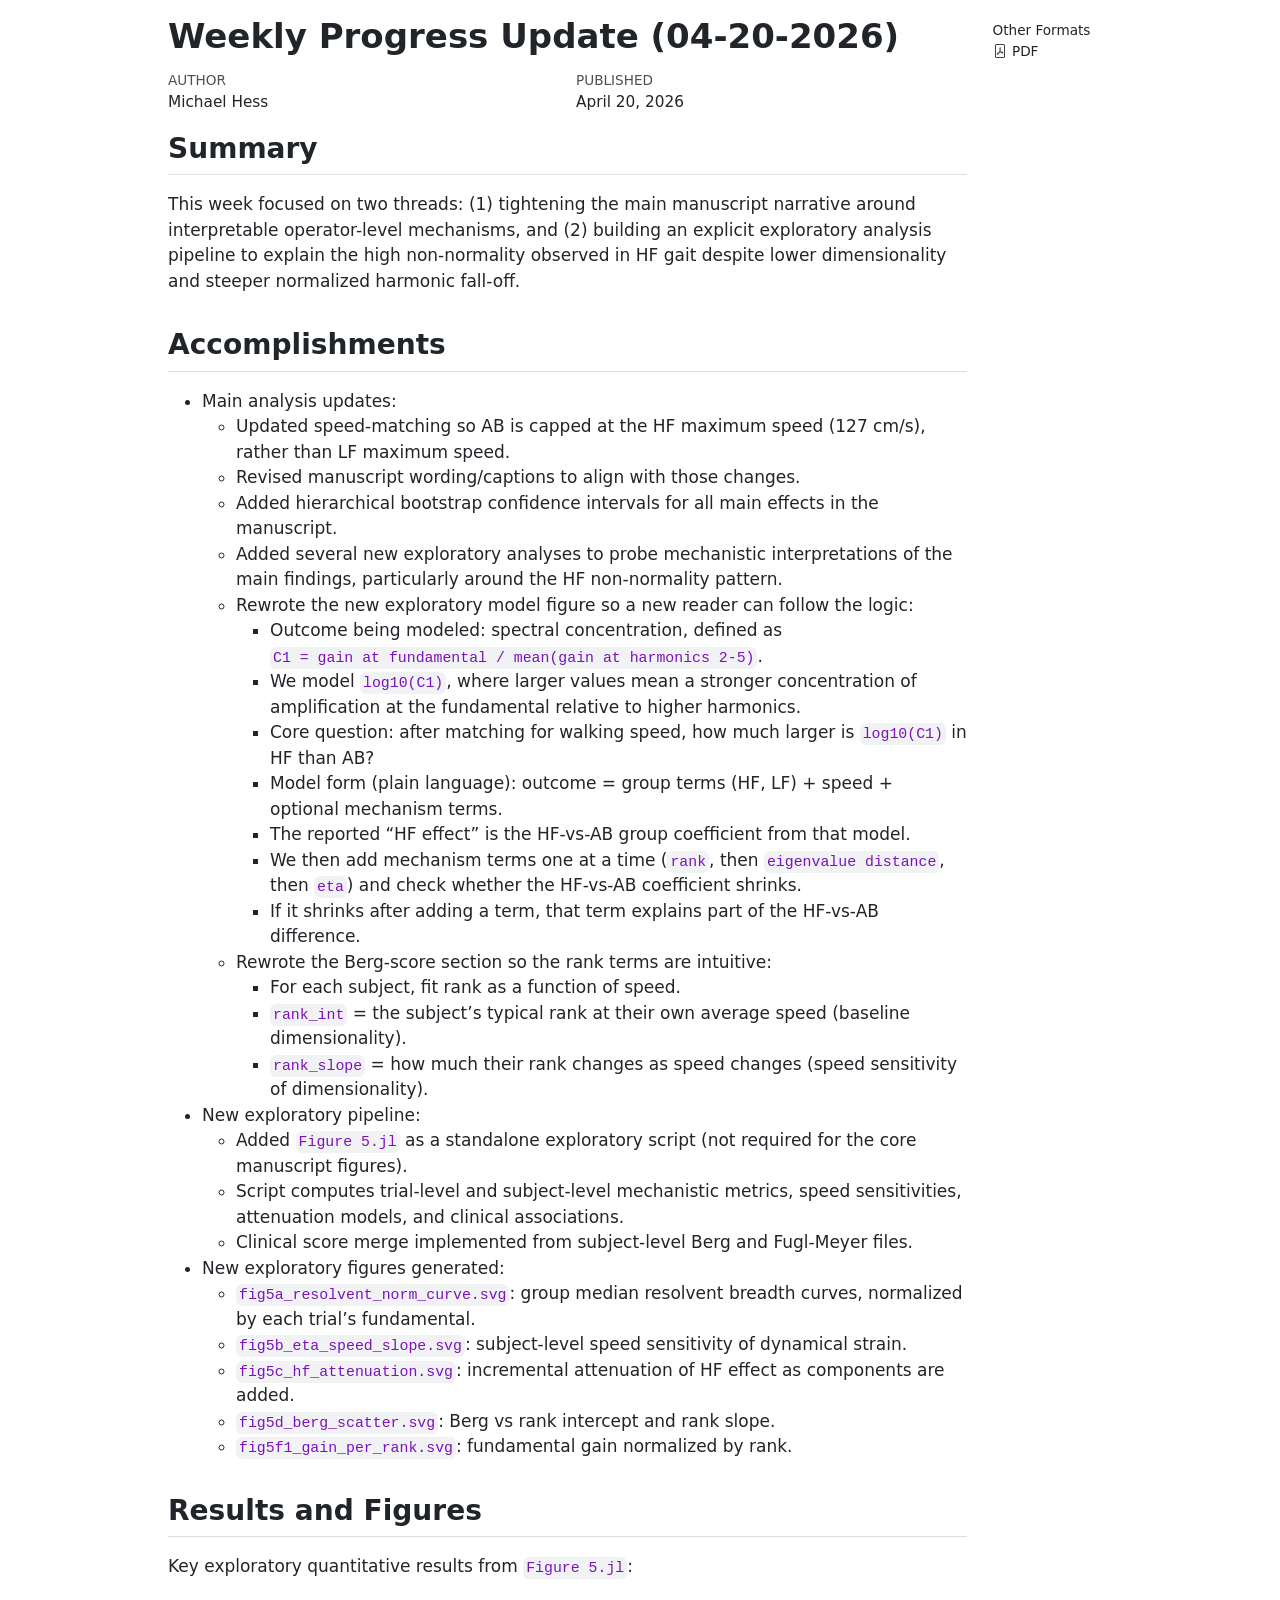
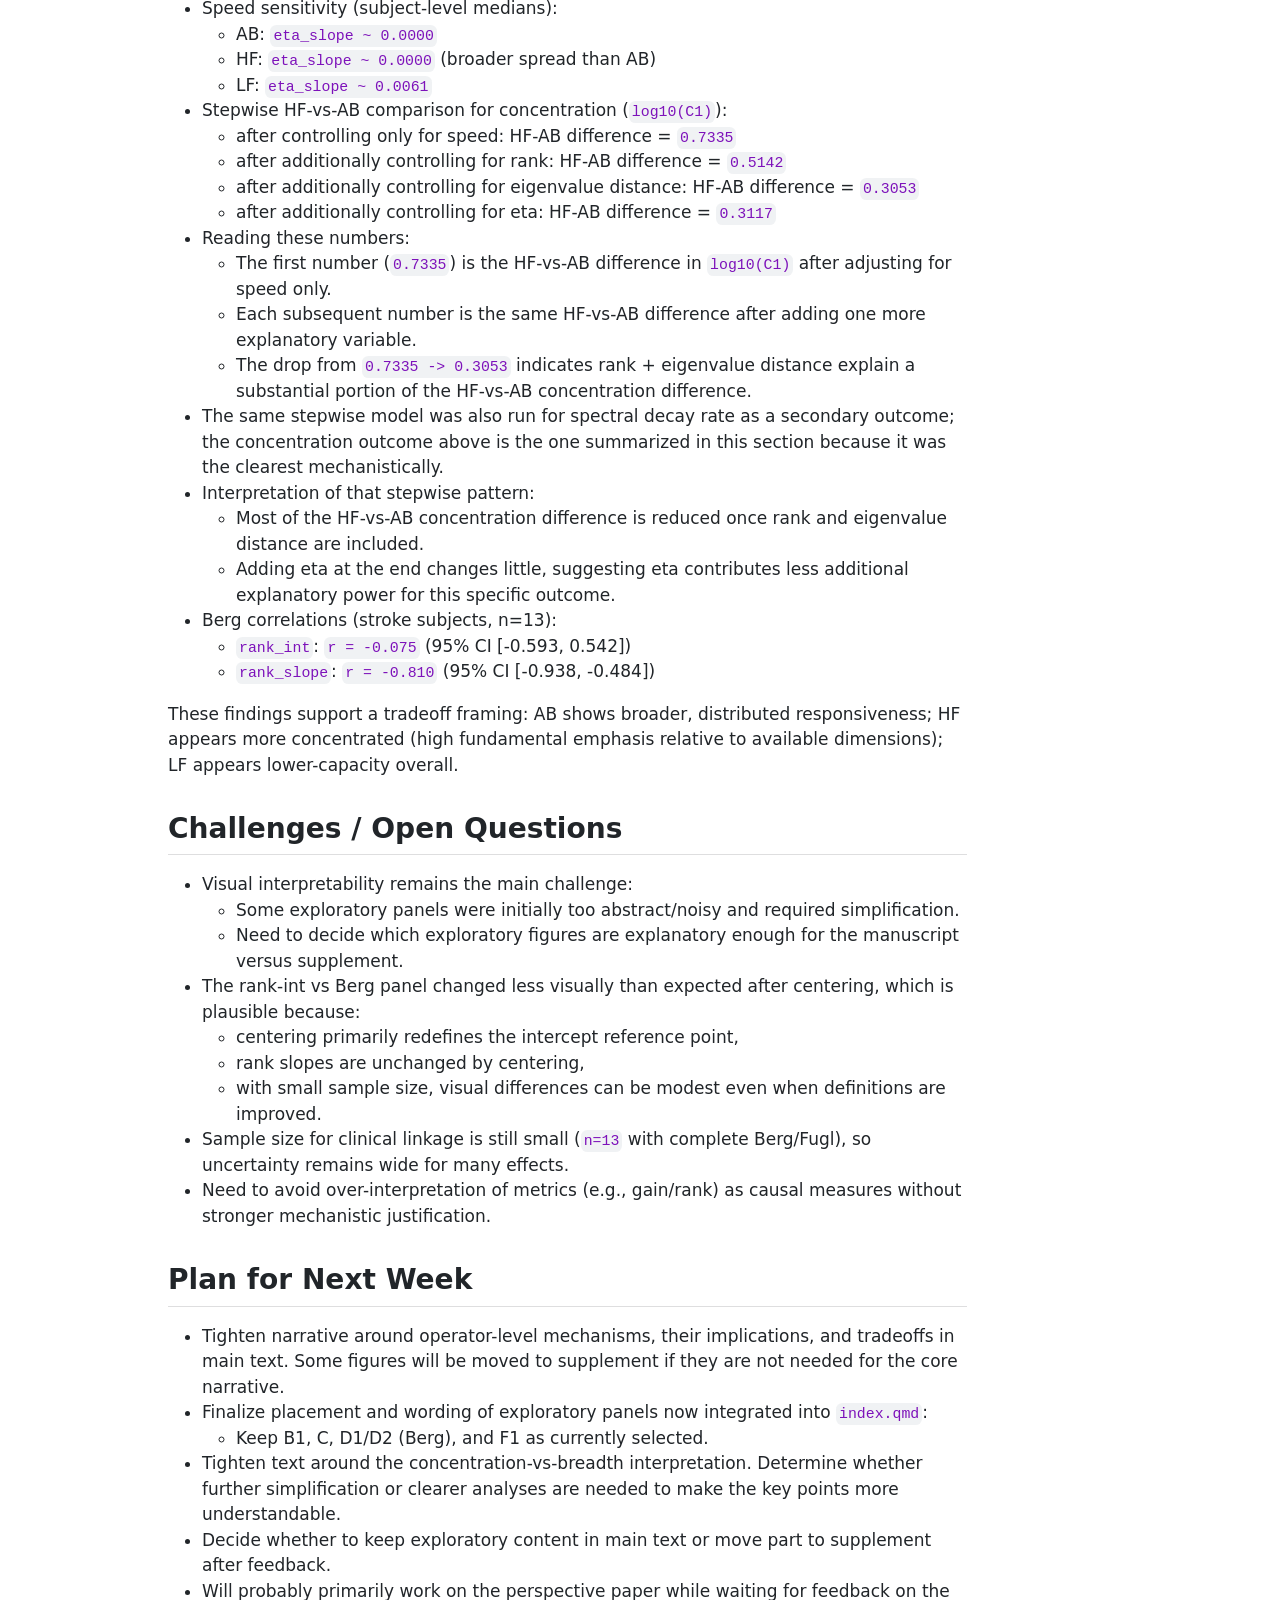
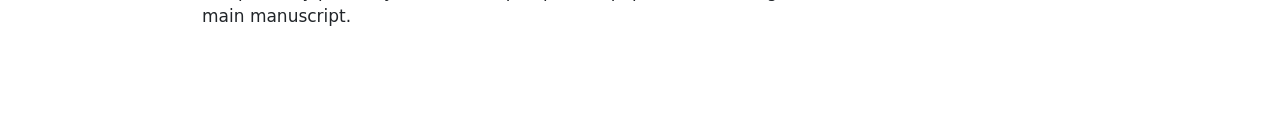
<file: weekly_updates/2026_04_20_Updates.html>
<!DOCTYPE html>
<html xmlns="http://www.w3.org/1999/xhtml" lang="en" xml:lang="en"><head>

<meta charset="utf-8">
<meta name="generator" content="quarto-1.8.26">

<meta name="viewport" content="width=device-width, initial-scale=1.0, user-scalable=yes">

<meta name="author" content="Michael Hess">
<meta name="dcterms.date" content="2026-04-20">

<title>Weekly Progress Update (04-20-2026)</title>
<style>
code{white-space: pre-wrap;}
span.smallcaps{font-variant: small-caps;}
div.columns{display: flex; gap: min(4vw, 1.5em);}
div.column{flex: auto; overflow-x: auto;}
div.hanging-indent{margin-left: 1.5em; text-indent: -1.5em;}
ul.task-list{list-style: none;}
ul.task-list li input[type="checkbox"] {
  width: 0.8em;
  margin: 0 0.8em 0.2em -1em; /* quarto-specific, see https://github.com/quarto-dev/quarto-cli/issues/4556 */ 
  vertical-align: middle;
}
</style>


<script src="2026_04_20_Updates_files/libs/clipboard/clipboard.min.js"></script>
<script src="2026_04_20_Updates_files/libs/quarto-html/quarto.js" type="module"></script>
<script src="2026_04_20_Updates_files/libs/quarto-html/tabsets/tabsets.js" type="module"></script>
<script src="2026_04_20_Updates_files/libs/quarto-html/axe/axe-check.js" type="module"></script>
<script src="2026_04_20_Updates_files/libs/quarto-html/popper.min.js"></script>
<script src="2026_04_20_Updates_files/libs/quarto-html/tippy.umd.min.js"></script>
<script src="2026_04_20_Updates_files/libs/quarto-html/anchor.min.js"></script>
<link href="2026_04_20_Updates_files/libs/quarto-html/tippy.css" rel="stylesheet">
<link href="2026_04_20_Updates_files/libs/quarto-html/quarto-syntax-highlighting-587c61ba64f3a5504c4d52d930310e48.css" rel="stylesheet" id="quarto-text-highlighting-styles">
<script src="2026_04_20_Updates_files/libs/bootstrap/bootstrap.min.js"></script>
<link href="2026_04_20_Updates_files/libs/bootstrap/bootstrap-icons.css" rel="stylesheet">
<link href="2026_04_20_Updates_files/libs/bootstrap/bootstrap-724607f1d334536289c40306f49215af.min.css" rel="stylesheet" append-hash="true" id="quarto-bootstrap" data-mode="light">


</head>

<body class="quarto-light">

<div id="quarto-content" class="page-columns page-rows-contents page-layout-article">
<div id="quarto-margin-sidebar" class="sidebar margin-sidebar">
<div class="quarto-alternate-formats"><h2>Other Formats</h2><ul><li><a href="2026_04_20_Updates.pdf"><i class="bi bi-file-pdf"></i>PDF</a></li></ul></div></div>
<main class="content" id="quarto-document-content">

<header id="title-block-header" class="quarto-title-block default">
<div class="quarto-title">
<h1 class="title">Weekly Progress Update (04-20-2026)</h1>
</div>



<div class="quarto-title-meta">

    <div>
    <div class="quarto-title-meta-heading">Author</div>
    <div class="quarto-title-meta-contents">
             <p>Michael Hess </p>
          </div>
  </div>
    
    <div>
    <div class="quarto-title-meta-heading">Published</div>
    <div class="quarto-title-meta-contents">
      <p class="date">April 20, 2026</p>
    </div>
  </div>
  
    
  </div>
  


</header>


<section id="summary" class="level2">
<h2 class="anchored" data-anchor-id="summary">Summary</h2>
<p>This week focused on two threads: (1) tightening the main manuscript narrative around interpretable operator-level mechanisms, and (2) building an explicit exploratory analysis pipeline to explain the high non-normality observed in HF gait despite lower dimensionality and steeper normalized harmonic fall-off.</p>
</section>
<section id="accomplishments" class="level2">
<h2 class="anchored" data-anchor-id="accomplishments">Accomplishments</h2>
<ul>
<li>Main analysis updates:
<ul>
<li>Updated speed-matching so AB is capped at the HF maximum speed (127 cm/s), rather than LF maximum speed.</li>
<li>Revised manuscript wording/captions to align with those changes.</li>
<li>Added hierarchical bootstrap confidence intervals for all main effects in the manuscript.</li>
<li>Added several new exploratory analyses to probe mechanistic interpretations of the main findings, particularly around the HF non-normality pattern.</li>
<li>Rewrote the new exploratory model figure so a new reader can follow the logic:
<ul>
<li>Outcome being modeled: spectral concentration, defined as <code>C1 = gain at fundamental / mean(gain at harmonics 2-5)</code>.</li>
<li>We model <code>log10(C1)</code>, where larger values mean a stronger concentration of amplification at the fundamental relative to higher harmonics.</li>
<li>Core question: after matching for walking speed, how much larger is <code>log10(C1)</code> in HF than AB?</li>
<li>Model form (plain language): outcome = group terms (HF, LF) + speed + optional mechanism terms.</li>
<li>The reported “HF effect” is the HF-vs-AB group coefficient from that model.</li>
<li>We then add mechanism terms one at a time (<code>rank</code>, then <code>eigenvalue distance</code>, then <code>eta</code>) and check whether the HF-vs-AB coefficient shrinks.</li>
<li>If it shrinks after adding a term, that term explains part of the HF-vs-AB difference.</li>
</ul></li>
<li>Rewrote the Berg-score section so the rank terms are intuitive:
<ul>
<li>For each subject, fit rank as a function of speed.</li>
<li><code>rank_int</code> = the subject’s typical rank at their own average speed (baseline dimensionality).</li>
<li><code>rank_slope</code> = how much their rank changes as speed changes (speed sensitivity of dimensionality).</li>
</ul></li>
</ul></li>
<li>New exploratory pipeline:
<ul>
<li>Added <code>Figure 5.jl</code> as a standalone exploratory script (not required for the core manuscript figures).</li>
<li>Script computes trial-level and subject-level mechanistic metrics, speed sensitivities, attenuation models, and clinical associations.</li>
<li>Clinical score merge implemented from subject-level Berg and Fugl-Meyer files.</li>
</ul></li>
<li>New exploratory figures generated:
<ul>
<li><code>fig5a_resolvent_norm_curve.svg</code>: group median resolvent breadth curves, normalized by each trial’s fundamental.</li>
<li><code>fig5b_eta_speed_slope.svg</code>: subject-level speed sensitivity of dynamical strain.</li>
<li><code>fig5c_hf_attenuation.svg</code>: incremental attenuation of HF effect as components are added.</li>
<li><code>fig5d_berg_scatter.svg</code>: Berg vs rank intercept and rank slope.</li>
<li><code>fig5f1_gain_per_rank.svg</code>: fundamental gain normalized by rank.</li>
</ul></li>
</ul>
</section>
<section id="results-and-figures" class="level2">
<h2 class="anchored" data-anchor-id="results-and-figures">Results and Figures</h2>
<p>Key exploratory quantitative results from <code>Figure 5.jl</code>:</p>
<ul>
<li>Speed sensitivity (subject-level medians):
<ul>
<li>AB: <code>eta_slope ~ 0.0000</code></li>
<li>HF: <code>eta_slope ~ 0.0000</code> (broader spread than AB)</li>
<li>LF: <code>eta_slope ~ 0.0061</code></li>
</ul></li>
<li>Stepwise HF-vs-AB comparison for concentration (<code>log10(C1)</code>):
<ul>
<li>after controlling only for speed: HF-AB difference = <code>0.7335</code></li>
<li>after additionally controlling for rank: HF-AB difference = <code>0.5142</code></li>
<li>after additionally controlling for eigenvalue distance: HF-AB difference = <code>0.3053</code></li>
<li>after additionally controlling for eta: HF-AB difference = <code>0.3117</code></li>
</ul></li>
<li>Reading these numbers:
<ul>
<li>The first number (<code>0.7335</code>) is the HF-vs-AB difference in <code>log10(C1)</code> after adjusting for speed only.</li>
<li>Each subsequent number is the same HF-vs-AB difference after adding one more explanatory variable.</li>
<li>The drop from <code>0.7335 -&gt; 0.3053</code> indicates rank + eigenvalue distance explain a substantial portion of the HF-vs-AB concentration difference.</li>
</ul></li>
<li>The same stepwise model was also run for spectral decay rate as a secondary outcome; the concentration outcome above is the one summarized in this section because it was the clearest mechanistically.</li>
<li>Interpretation of that stepwise pattern:
<ul>
<li>Most of the HF-vs-AB concentration difference is reduced once rank and eigenvalue distance are included.</li>
<li>Adding eta at the end changes little, suggesting eta contributes less additional explanatory power for this specific outcome.</li>
</ul></li>
<li>Berg correlations (stroke subjects, n=13):
<ul>
<li><code>rank_int</code>: <code>r = -0.075</code> (95% CI [-0.593, 0.542])</li>
<li><code>rank_slope</code>: <code>r = -0.810</code> (95% CI [-0.938, -0.484])</li>
</ul></li>
</ul>
<p>These findings support a tradeoff framing: AB shows broader, distributed responsiveness; HF appears more concentrated (high fundamental emphasis relative to available dimensions); LF appears lower-capacity overall.</p>
</section>
<section id="challenges-open-questions" class="level2">
<h2 class="anchored" data-anchor-id="challenges-open-questions">Challenges / Open Questions</h2>
<ul>
<li>Visual interpretability remains the main challenge:
<ul>
<li>Some exploratory panels were initially too abstract/noisy and required simplification.</li>
<li>Need to decide which exploratory figures are explanatory enough for the manuscript versus supplement.</li>
</ul></li>
<li>The rank-int vs Berg panel changed less visually than expected after centering, which is plausible because:
<ul>
<li>centering primarily redefines the intercept reference point,</li>
<li>rank slopes are unchanged by centering,</li>
<li>with small sample size, visual differences can be modest even when definitions are improved.</li>
</ul></li>
<li>Sample size for clinical linkage is still small (<code>n=13</code> with complete Berg/Fugl), so uncertainty remains wide for many effects.</li>
<li>Need to avoid over-interpretation of metrics (e.g., gain/rank) as causal measures without stronger mechanistic justification.</li>
</ul>
</section>
<section id="plan-for-next-week" class="level2">
<h2 class="anchored" data-anchor-id="plan-for-next-week">Plan for Next Week</h2>
<ul>
<li>Tighten narrative around operator-level mechanisms, their implications, and tradeoffs in main text. Some figures will be moved to supplement if they are not needed for the core narrative.</li>
<li>Finalize placement and wording of exploratory panels now integrated into <code>index.qmd</code>:
<ul>
<li>Keep B1, C, D1/D2 (Berg), and F1 as currently selected.</li>
</ul></li>
<li>Tighten text around the concentration-vs-breadth interpretation. Determine whether further simplification or clearer analyses are needed to make the key points more understandable.</li>
<li>Decide whether to keep exploratory content in main text or move part to supplement after feedback.</li>
<li>Will probably primarily work on the perspective paper while waiting for feedback on the main manuscript.</li>
</ul>
</section>

</main>
<!-- /main column -->
<script id="quarto-html-after-body" type="application/javascript">
  window.document.addEventListener("DOMContentLoaded", function (event) {
    const icon = "";
    const anchorJS = new window.AnchorJS();
    anchorJS.options = {
      placement: 'right',
      icon: icon
    };
    anchorJS.add('.anchored');
    const isCodeAnnotation = (el) => {
      for (const clz of el.classList) {
        if (clz.startsWith('code-annotation-')) {                     
          return true;
        }
      }
      return false;
    }
    const onCopySuccess = function(e) {
      // button target
      const button = e.trigger;
      // don't keep focus
      button.blur();
      // flash "checked"
      button.classList.add('code-copy-button-checked');
      var currentTitle = button.getAttribute("title");
      button.setAttribute("title", "Copied!");
      let tooltip;
      if (window.bootstrap) {
        button.setAttribute("data-bs-toggle", "tooltip");
        button.setAttribute("data-bs-placement", "left");
        button.setAttribute("data-bs-title", "Copied!");
        tooltip = new bootstrap.Tooltip(button, 
          { trigger: "manual", 
            customClass: "code-copy-button-tooltip",
            offset: [0, -8]});
        tooltip.show();    
      }
      setTimeout(function() {
        if (tooltip) {
          tooltip.hide();
          button.removeAttribute("data-bs-title");
          button.removeAttribute("data-bs-toggle");
          button.removeAttribute("data-bs-placement");
        }
        button.setAttribute("title", currentTitle);
        button.classList.remove('code-copy-button-checked');
      }, 1000);
      // clear code selection
      e.clearSelection();
    }
    const getTextToCopy = function(trigger) {
      const outerScaffold = trigger.parentElement.cloneNode(true);
      const codeEl = outerScaffold.querySelector('code');
      for (const childEl of codeEl.children) {
        if (isCodeAnnotation(childEl)) {
          childEl.remove();
        }
      }
      return codeEl.innerText;
    }
    const clipboard = new window.ClipboardJS('.code-copy-button:not([data-in-quarto-modal])', {
      text: getTextToCopy
    });
    clipboard.on('success', onCopySuccess);
    if (window.document.getElementById('quarto-embedded-source-code-modal')) {
      const clipboardModal = new window.ClipboardJS('.code-copy-button[data-in-quarto-modal]', {
        text: getTextToCopy,
        container: window.document.getElementById('quarto-embedded-source-code-modal')
      });
      clipboardModal.on('success', onCopySuccess);
    }
      var localhostRegex = new RegExp(/^(?:http|https):\/\/localhost\:?[0-9]*\//);
      var mailtoRegex = new RegExp(/^mailto:/);
        var filterRegex = new RegExp('/' + window.location.host + '/');
      var isInternal = (href) => {
          return filterRegex.test(href) || localhostRegex.test(href) || mailtoRegex.test(href);
      }
      // Inspect non-navigation links and adorn them if external
     var links = window.document.querySelectorAll('a[href]:not(.nav-link):not(.navbar-brand):not(.toc-action):not(.sidebar-link):not(.sidebar-item-toggle):not(.pagination-link):not(.no-external):not([aria-hidden]):not(.dropdown-item):not(.quarto-navigation-tool):not(.about-link)');
      for (var i=0; i<links.length; i++) {
        const link = links[i];
        if (!isInternal(link.href)) {
          // undo the damage that might have been done by quarto-nav.js in the case of
          // links that we want to consider external
          if (link.dataset.originalHref !== undefined) {
            link.href = link.dataset.originalHref;
          }
        }
      }
    function tippyHover(el, contentFn, onTriggerFn, onUntriggerFn) {
      const config = {
        allowHTML: true,
        maxWidth: 500,
        delay: 100,
        arrow: false,
        appendTo: function(el) {
            return el.parentElement;
        },
        interactive: true,
        interactiveBorder: 10,
        theme: 'quarto',
        placement: 'bottom-start',
      };
      if (contentFn) {
        config.content = contentFn;
      }
      if (onTriggerFn) {
        config.onTrigger = onTriggerFn;
      }
      if (onUntriggerFn) {
        config.onUntrigger = onUntriggerFn;
      }
      window.tippy(el, config); 
    }
    const noterefs = window.document.querySelectorAll('a[role="doc-noteref"]');
    for (var i=0; i<noterefs.length; i++) {
      const ref = noterefs[i];
      tippyHover(ref, function() {
        // use id or data attribute instead here
        let href = ref.getAttribute('data-footnote-href') || ref.getAttribute('href');
        try { href = new URL(href).hash; } catch {}
        const id = href.replace(/^#\/?/, "");
        const note = window.document.getElementById(id);
        if (note) {
          return note.innerHTML;
        } else {
          return "";
        }
      });
    }
    const xrefs = window.document.querySelectorAll('a.quarto-xref');
    const processXRef = (id, note) => {
      // Strip column container classes
      const stripColumnClz = (el) => {
        el.classList.remove("page-full", "page-columns");
        if (el.children) {
          for (const child of el.children) {
            stripColumnClz(child);
          }
        }
      }
      stripColumnClz(note)
      if (id === null || id.startsWith('sec-')) {
        // Special case sections, only their first couple elements
        const container = document.createElement("div");
        if (note.children && note.children.length > 2) {
          container.appendChild(note.children[0].cloneNode(true));
          for (let i = 1; i < note.children.length; i++) {
            const child = note.children[i];
            if (child.tagName === "P" && child.innerText === "") {
              continue;
            } else {
              container.appendChild(child.cloneNode(true));
              break;
            }
          }
          if (window.Quarto?.typesetMath) {
            window.Quarto.typesetMath(container);
          }
          return container.innerHTML
        } else {
          if (window.Quarto?.typesetMath) {
            window.Quarto.typesetMath(note);
          }
          return note.innerHTML;
        }
      } else {
        // Remove any anchor links if they are present
        const anchorLink = note.querySelector('a.anchorjs-link');
        if (anchorLink) {
          anchorLink.remove();
        }
        if (window.Quarto?.typesetMath) {
          window.Quarto.typesetMath(note);
        }
        if (note.classList.contains("callout")) {
          return note.outerHTML;
        } else {
          return note.innerHTML;
        }
      }
    }
    for (var i=0; i<xrefs.length; i++) {
      const xref = xrefs[i];
      tippyHover(xref, undefined, function(instance) {
        instance.disable();
        let url = xref.getAttribute('href');
        let hash = undefined; 
        if (url.startsWith('#')) {
          hash = url;
        } else {
          try { hash = new URL(url).hash; } catch {}
        }
        if (hash) {
          const id = hash.replace(/^#\/?/, "");
          const note = window.document.getElementById(id);
          if (note !== null) {
            try {
              const html = processXRef(id, note.cloneNode(true));
              instance.setContent(html);
            } finally {
              instance.enable();
              instance.show();
            }
          } else {
            // See if we can fetch this
            fetch(url.split('#')[0])
            .then(res => res.text())
            .then(html => {
              const parser = new DOMParser();
              const htmlDoc = parser.parseFromString(html, "text/html");
              const note = htmlDoc.getElementById(id);
              if (note !== null) {
                const html = processXRef(id, note);
                instance.setContent(html);
              } 
            }).finally(() => {
              instance.enable();
              instance.show();
            });
          }
        } else {
          // See if we can fetch a full url (with no hash to target)
          // This is a special case and we should probably do some content thinning / targeting
          fetch(url)
          .then(res => res.text())
          .then(html => {
            const parser = new DOMParser();
            const htmlDoc = parser.parseFromString(html, "text/html");
            const note = htmlDoc.querySelector('main.content');
            if (note !== null) {
              // This should only happen for chapter cross references
              // (since there is no id in the URL)
              // remove the first header
              if (note.children.length > 0 && note.children[0].tagName === "HEADER") {
                note.children[0].remove();
              }
              const html = processXRef(null, note);
              instance.setContent(html);
            } 
          }).finally(() => {
            instance.enable();
            instance.show();
          });
        }
      }, function(instance) {
      });
    }
        let selectedAnnoteEl;
        const selectorForAnnotation = ( cell, annotation) => {
          let cellAttr = 'data-code-cell="' + cell + '"';
          let lineAttr = 'data-code-annotation="' +  annotation + '"';
          const selector = 'span[' + cellAttr + '][' + lineAttr + ']';
          return selector;
        }
        const selectCodeLines = (annoteEl) => {
          const doc = window.document;
          const targetCell = annoteEl.getAttribute("data-target-cell");
          const targetAnnotation = annoteEl.getAttribute("data-target-annotation");
          const annoteSpan = window.document.querySelector(selectorForAnnotation(targetCell, targetAnnotation));
          const lines = annoteSpan.getAttribute("data-code-lines").split(",");
          const lineIds = lines.map((line) => {
            return targetCell + "-" + line;
          })
          let top = null;
          let height = null;
          let parent = null;
          if (lineIds.length > 0) {
              //compute the position of the single el (top and bottom and make a div)
              const el = window.document.getElementById(lineIds[0]);
              top = el.offsetTop;
              height = el.offsetHeight;
              parent = el.parentElement.parentElement;
            if (lineIds.length > 1) {
              const lastEl = window.document.getElementById(lineIds[lineIds.length - 1]);
              const bottom = lastEl.offsetTop + lastEl.offsetHeight;
              height = bottom - top;
            }
            if (top !== null && height !== null && parent !== null) {
              // cook up a div (if necessary) and position it 
              let div = window.document.getElementById("code-annotation-line-highlight");
              if (div === null) {
                div = window.document.createElement("div");
                div.setAttribute("id", "code-annotation-line-highlight");
                div.style.position = 'absolute';
                parent.appendChild(div);
              }
              div.style.top = top - 2 + "px";
              div.style.height = height + 4 + "px";
              div.style.left = 0;
              let gutterDiv = window.document.getElementById("code-annotation-line-highlight-gutter");
              if (gutterDiv === null) {
                gutterDiv = window.document.createElement("div");
                gutterDiv.setAttribute("id", "code-annotation-line-highlight-gutter");
                gutterDiv.style.position = 'absolute';
                const codeCell = window.document.getElementById(targetCell);
                const gutter = codeCell.querySelector('.code-annotation-gutter');
                gutter.appendChild(gutterDiv);
              }
              gutterDiv.style.top = top - 2 + "px";
              gutterDiv.style.height = height + 4 + "px";
            }
            selectedAnnoteEl = annoteEl;
          }
        };
        const unselectCodeLines = () => {
          const elementsIds = ["code-annotation-line-highlight", "code-annotation-line-highlight-gutter"];
          elementsIds.forEach((elId) => {
            const div = window.document.getElementById(elId);
            if (div) {
              div.remove();
            }
          });
          selectedAnnoteEl = undefined;
        };
          // Handle positioning of the toggle
      window.addEventListener(
        "resize",
        throttle(() => {
          elRect = undefined;
          if (selectedAnnoteEl) {
            selectCodeLines(selectedAnnoteEl);
          }
        }, 10)
      );
      function throttle(fn, ms) {
      let throttle = false;
      let timer;
        return (...args) => {
          if(!throttle) { // first call gets through
              fn.apply(this, args);
              throttle = true;
          } else { // all the others get throttled
              if(timer) clearTimeout(timer); // cancel #2
              timer = setTimeout(() => {
                fn.apply(this, args);
                timer = throttle = false;
              }, ms);
          }
        };
      }
        // Attach click handler to the DT
        const annoteDls = window.document.querySelectorAll('dt[data-target-cell]');
        for (const annoteDlNode of annoteDls) {
          annoteDlNode.addEventListener('click', (event) => {
            const clickedEl = event.target;
            if (clickedEl !== selectedAnnoteEl) {
              unselectCodeLines();
              const activeEl = window.document.querySelector('dt[data-target-cell].code-annotation-active');
              if (activeEl) {
                activeEl.classList.remove('code-annotation-active');
              }
              selectCodeLines(clickedEl);
              clickedEl.classList.add('code-annotation-active');
            } else {
              // Unselect the line
              unselectCodeLines();
              clickedEl.classList.remove('code-annotation-active');
            }
          });
        }
    const findCites = (el) => {
      const parentEl = el.parentElement;
      if (parentEl) {
        const cites = parentEl.dataset.cites;
        if (cites) {
          return {
            el,
            cites: cites.split(' ')
          };
        } else {
          return findCites(el.parentElement)
        }
      } else {
        return undefined;
      }
    };
    var bibliorefs = window.document.querySelectorAll('a[role="doc-biblioref"]');
    for (var i=0; i<bibliorefs.length; i++) {
      const ref = bibliorefs[i];
      const citeInfo = findCites(ref);
      if (citeInfo) {
        tippyHover(citeInfo.el, function() {
          var popup = window.document.createElement('div');
          citeInfo.cites.forEach(function(cite) {
            var citeDiv = window.document.createElement('div');
            citeDiv.classList.add('hanging-indent');
            citeDiv.classList.add('csl-entry');
            var biblioDiv = window.document.getElementById('ref-' + cite);
            if (biblioDiv) {
              citeDiv.innerHTML = biblioDiv.innerHTML;
            }
            popup.appendChild(citeDiv);
          });
          return popup.innerHTML;
        });
      }
    }
  });
  </script>
</div> <!-- /content -->




</body></html>
</file>
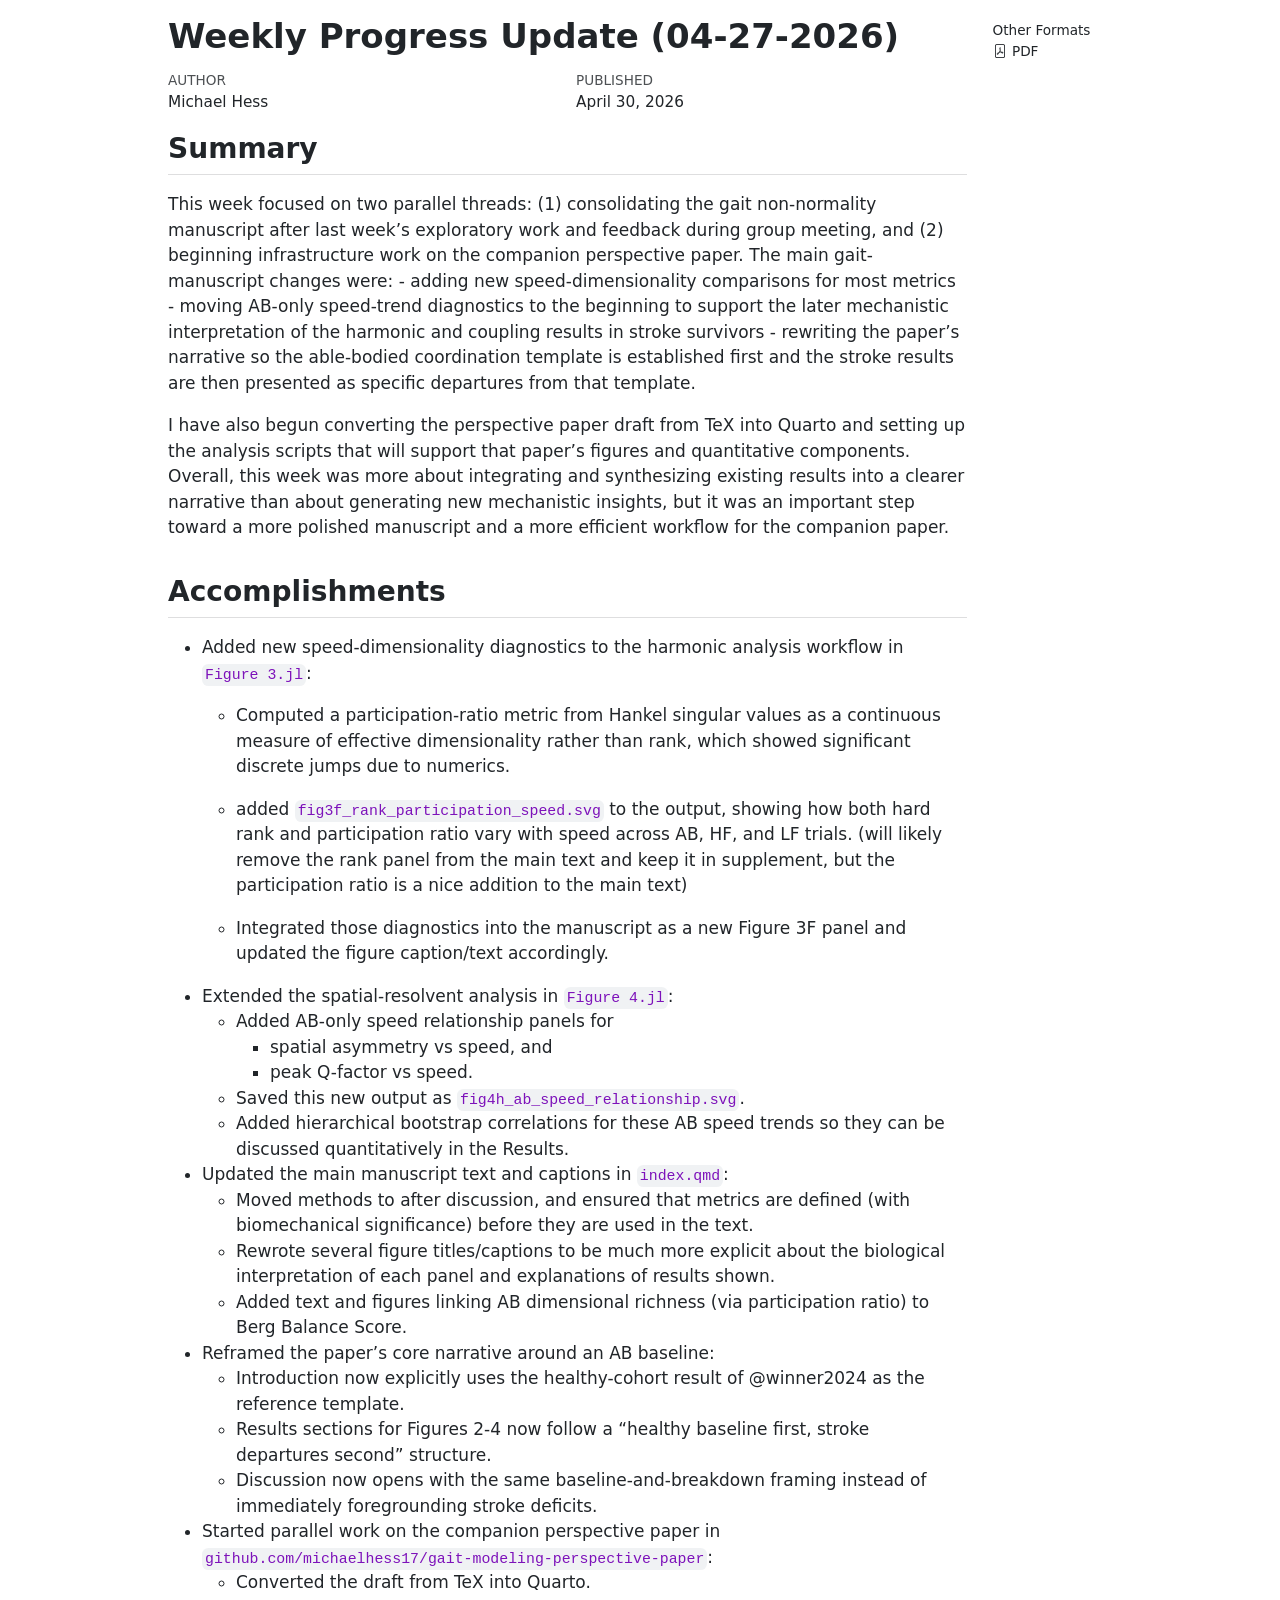
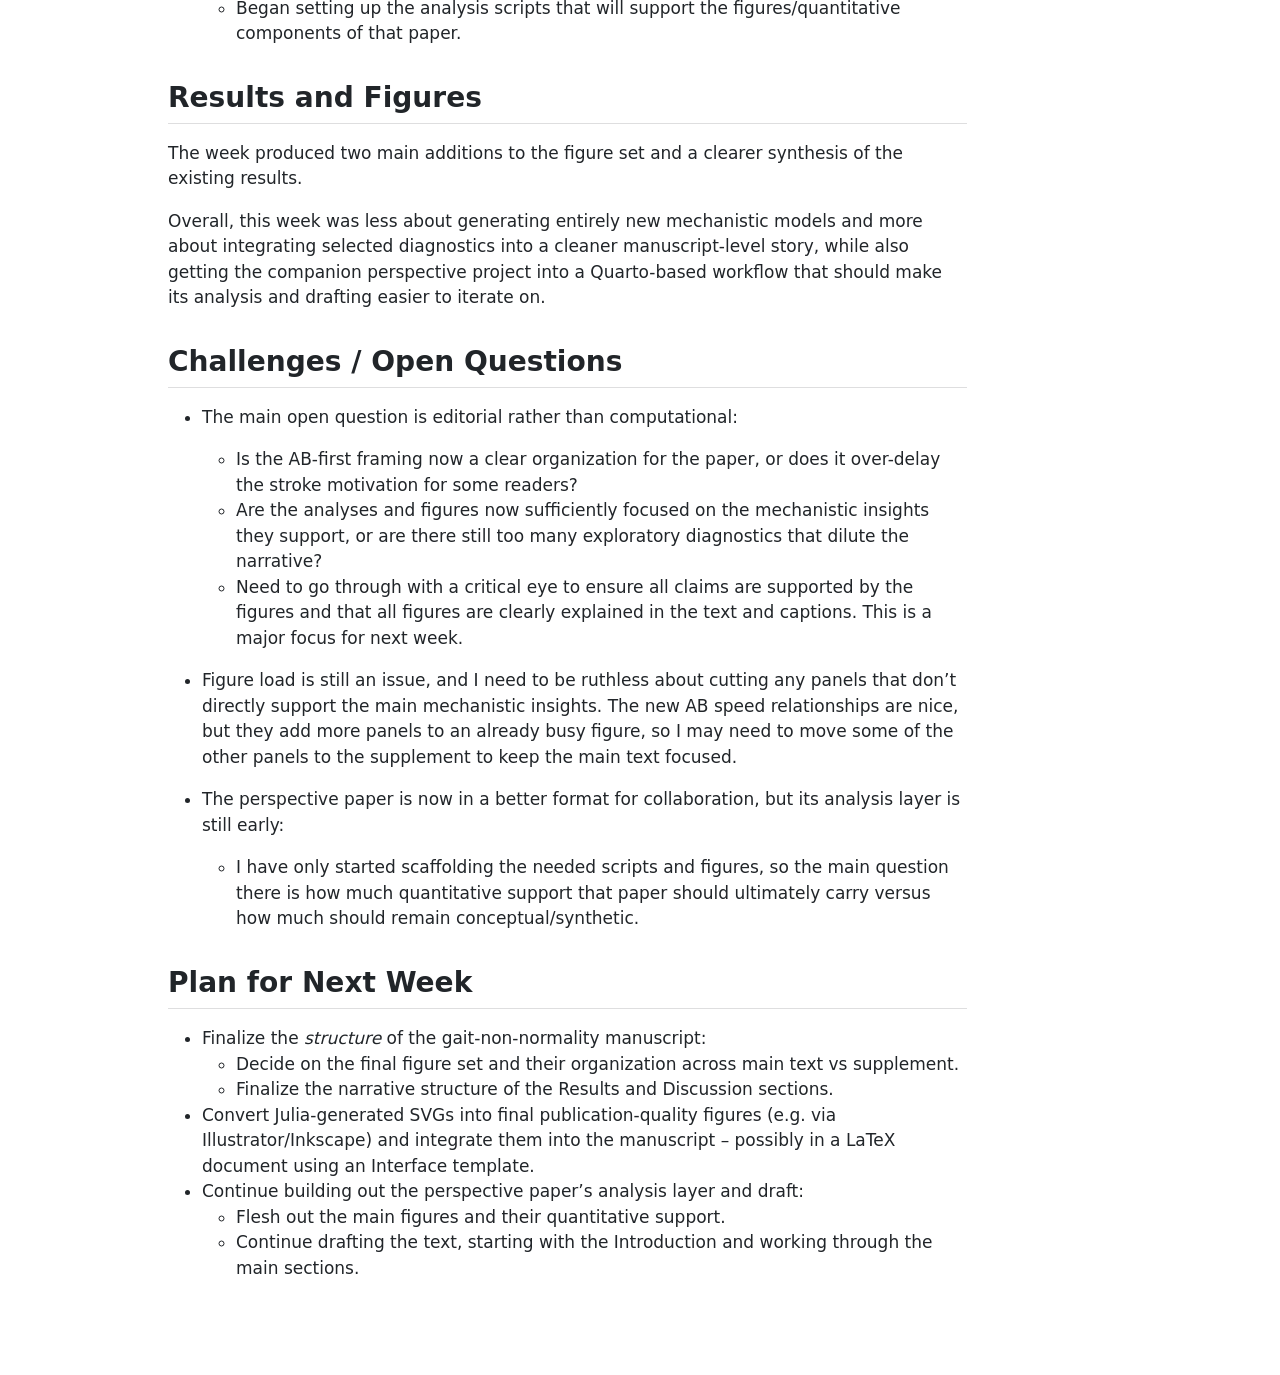
<file: weekly_updates/2026_05_01_Updates.html>
<!DOCTYPE html>
<html xmlns="http://www.w3.org/1999/xhtml" lang="en" xml:lang="en"><head>

<meta charset="utf-8">
<meta name="generator" content="quarto-1.8.26">

<meta name="viewport" content="width=device-width, initial-scale=1.0, user-scalable=yes">

<meta name="author" content="Michael Hess">
<meta name="dcterms.date" content="2026-04-30">

<title>Weekly Progress Update (04-27-2026)</title>
<style>
code{white-space: pre-wrap;}
span.smallcaps{font-variant: small-caps;}
div.columns{display: flex; gap: min(4vw, 1.5em);}
div.column{flex: auto; overflow-x: auto;}
div.hanging-indent{margin-left: 1.5em; text-indent: -1.5em;}
ul.task-list{list-style: none;}
ul.task-list li input[type="checkbox"] {
  width: 0.8em;
  margin: 0 0.8em 0.2em -1em; /* quarto-specific, see https://github.com/quarto-dev/quarto-cli/issues/4556 */ 
  vertical-align: middle;
}
</style>


<script src="2026_05_01_Updates_files/libs/clipboard/clipboard.min.js"></script>
<script src="2026_05_01_Updates_files/libs/quarto-html/quarto.js" type="module"></script>
<script src="2026_05_01_Updates_files/libs/quarto-html/tabsets/tabsets.js" type="module"></script>
<script src="2026_05_01_Updates_files/libs/quarto-html/axe/axe-check.js" type="module"></script>
<script src="2026_05_01_Updates_files/libs/quarto-html/popper.min.js"></script>
<script src="2026_05_01_Updates_files/libs/quarto-html/tippy.umd.min.js"></script>
<script src="2026_05_01_Updates_files/libs/quarto-html/anchor.min.js"></script>
<link href="2026_05_01_Updates_files/libs/quarto-html/tippy.css" rel="stylesheet">
<link href="2026_05_01_Updates_files/libs/quarto-html/quarto-syntax-highlighting-587c61ba64f3a5504c4d52d930310e48.css" rel="stylesheet" id="quarto-text-highlighting-styles">
<script src="2026_05_01_Updates_files/libs/bootstrap/bootstrap.min.js"></script>
<link href="2026_05_01_Updates_files/libs/bootstrap/bootstrap-icons.css" rel="stylesheet">
<link href="2026_05_01_Updates_files/libs/bootstrap/bootstrap-724607f1d334536289c40306f49215af.min.css" rel="stylesheet" append-hash="true" id="quarto-bootstrap" data-mode="light">


</head>

<body class="quarto-light">

<div id="quarto-content" class="page-columns page-rows-contents page-layout-article">
<div id="quarto-margin-sidebar" class="sidebar margin-sidebar">
<div class="quarto-alternate-formats"><h2>Other Formats</h2><ul><li><a href="2026_05_01_Updates.pdf"><i class="bi bi-file-pdf"></i>PDF</a></li></ul></div></div>
<main class="content" id="quarto-document-content">

<header id="title-block-header" class="quarto-title-block default">
<div class="quarto-title">
<h1 class="title">Weekly Progress Update (04-27-2026)</h1>
</div>



<div class="quarto-title-meta">

    <div>
    <div class="quarto-title-meta-heading">Author</div>
    <div class="quarto-title-meta-contents">
             <p>Michael Hess </p>
          </div>
  </div>
    
    <div>
    <div class="quarto-title-meta-heading">Published</div>
    <div class="quarto-title-meta-contents">
      <p class="date">April 30, 2026</p>
    </div>
  </div>
  
    
  </div>
  


</header>


<section id="summary" class="level2">
<h2 class="anchored" data-anchor-id="summary">Summary</h2>
<p>This week focused on two parallel threads: (1) consolidating the gait non-normality manuscript after last week’s exploratory work and feedback during group meeting, and (2) beginning infrastructure work on the companion perspective paper. The main gait-manuscript changes were: - adding new speed-dimensionality comparisons for most metrics - moving AB-only speed-trend diagnostics to the beginning to support the later mechanistic interpretation of the harmonic and coupling results in stroke survivors - rewriting the paper’s narrative so the able-bodied coordination template is established first and the stroke results are then presented as specific departures from that template.</p>
<p>I have also begun converting the perspective paper draft from TeX into Quarto and setting up the analysis scripts that will support that paper’s figures and quantitative components. Overall, this week was more about integrating and synthesizing existing results into a clearer narrative than about generating new mechanistic insights, but it was an important step toward a more polished manuscript and a more efficient workflow for the companion paper.</p>
</section>
<section id="accomplishments" class="level2">
<h2 class="anchored" data-anchor-id="accomplishments">Accomplishments</h2>
<ul>
<li>Added new speed-dimensionality diagnostics to the harmonic analysis workflow in <code>Figure 3.jl</code>:
<ul>
<li><p>Computed a participation-ratio metric from Hankel singular values as a continuous measure of effective dimensionality rather than rank, which showed significant discrete jumps due to numerics.</p></li>
<li><p>added <code>fig3f_rank_participation_speed.svg</code> to the output, showing how both hard rank and participation ratio vary with speed across AB, HF, and LF trials. (will likely remove the rank panel from the main text and keep it in supplement, but the participation ratio is a nice addition to the main text)</p></li>
<li><p>Integrated those diagnostics into the manuscript as a new Figure 3F panel and updated the figure caption/text accordingly.</p></li>
</ul></li>
<li>Extended the spatial-resolvent analysis in <code>Figure 4.jl</code>:
<ul>
<li>Added AB-only speed relationship panels for
<ul>
<li>spatial asymmetry vs speed, and</li>
<li>peak Q-factor vs speed.</li>
</ul></li>
<li>Saved this new output as <code>fig4h_ab_speed_relationship.svg</code>.</li>
<li>Added hierarchical bootstrap correlations for these AB speed trends so they can be discussed quantitatively in the Results.</li>
</ul></li>
<li>Updated the main manuscript text and captions in <code>index.qmd</code>:
<ul>
<li>Moved methods to after discussion, and ensured that metrics are defined (with biomechanical significance) before they are used in the text.</li>
<li>Rewrote several figure titles/captions to be much more explicit about the biological interpretation of each panel and explanations of results shown.</li>
<li>Added text and figures linking AB dimensional richness (via participation ratio) to Berg Balance Score.</li>
</ul></li>
<li>Reframed the paper’s core narrative around an AB baseline:
<ul>
<li>Introduction now explicitly uses the healthy-cohort result of <span class="citation" data-cites="winner2024">@winner2024</span> as the reference template.</li>
<li>Results sections for Figures 2-4 now follow a “healthy baseline first, stroke departures second” structure.</li>
<li>Discussion now opens with the same baseline-and-breakdown framing instead of immediately foregrounding stroke deficits.</li>
</ul></li>
<li>Started parallel work on the companion perspective paper in <code>github.com/michaelhess17/gait-modeling-perspective-paper</code>:
<ul>
<li>Converted the draft from TeX into Quarto.</li>
<li>Began setting up the analysis scripts that will support the figures/quantitative components of that paper.</li>
</ul></li>
</ul>
</section>
<section id="results-and-figures" class="level2">
<h2 class="anchored" data-anchor-id="results-and-figures">Results and Figures</h2>
<p>The week produced two main additions to the figure set and a clearer synthesis of the existing results.</p>
<p>Overall, this week was less about generating entirely new mechanistic models and more about integrating selected diagnostics into a cleaner manuscript-level story, while also getting the companion perspective project into a Quarto-based workflow that should make its analysis and drafting easier to iterate on.</p>
</section>
<section id="challenges-open-questions" class="level2">
<h2 class="anchored" data-anchor-id="challenges-open-questions">Challenges / Open Questions</h2>
<ul>
<li><p>The main open question is editorial rather than computational:</p>
<ul>
<li>Is the AB-first framing now a clear organization for the paper, or does it over-delay the stroke motivation for some readers?</li>
<li>Are the analyses and figures now sufficiently focused on the mechanistic insights they support, or are there still too many exploratory diagnostics that dilute the narrative?</li>
<li>Need to go through with a critical eye to ensure all claims are supported by the figures and that all figures are clearly explained in the text and captions. This is a major focus for next week.</li>
</ul></li>
<li><p>Figure load is still an issue, and I need to be ruthless about cutting any panels that don’t directly support the main mechanistic insights. The new AB speed relationships are nice, but they add more panels to an already busy figure, so I may need to move some of the other panels to the supplement to keep the main text focused.</p></li>
<li><p>The perspective paper is now in a better format for collaboration, but its analysis layer is still early:</p>
<ul>
<li>I have only started scaffolding the needed scripts and figures, so the main question there is how much quantitative support that paper should ultimately carry versus how much should remain conceptual/synthetic.</li>
</ul></li>
</ul>
</section>
<section id="plan-for-next-week" class="level2">
<h2 class="anchored" data-anchor-id="plan-for-next-week">Plan for Next Week</h2>
<ul>
<li>Finalize the <em>structure</em> of the gait-non-normality manuscript:
<ul>
<li>Decide on the final figure set and their organization across main text vs supplement.</li>
<li>Finalize the narrative structure of the Results and Discussion sections.</li>
</ul></li>
<li>Convert Julia-generated SVGs into final publication-quality figures (e.g.&nbsp;via Illustrator/Inkscape) and integrate them into the manuscript – possibly in a LaTeX document using an Interface template.</li>
<li>Continue building out the perspective paper’s analysis layer and draft:
<ul>
<li>Flesh out the main figures and their quantitative support.</li>
<li>Continue drafting the text, starting with the Introduction and working through the main sections.</li>
</ul></li>
</ul>
</section>

</main>
<!-- /main column -->
<script id="quarto-html-after-body" type="application/javascript">
  window.document.addEventListener("DOMContentLoaded", function (event) {
    const icon = "";
    const anchorJS = new window.AnchorJS();
    anchorJS.options = {
      placement: 'right',
      icon: icon
    };
    anchorJS.add('.anchored');
    const isCodeAnnotation = (el) => {
      for (const clz of el.classList) {
        if (clz.startsWith('code-annotation-')) {                     
          return true;
        }
      }
      return false;
    }
    const onCopySuccess = function(e) {
      // button target
      const button = e.trigger;
      // don't keep focus
      button.blur();
      // flash "checked"
      button.classList.add('code-copy-button-checked');
      var currentTitle = button.getAttribute("title");
      button.setAttribute("title", "Copied!");
      let tooltip;
      if (window.bootstrap) {
        button.setAttribute("data-bs-toggle", "tooltip");
        button.setAttribute("data-bs-placement", "left");
        button.setAttribute("data-bs-title", "Copied!");
        tooltip = new bootstrap.Tooltip(button, 
          { trigger: "manual", 
            customClass: "code-copy-button-tooltip",
            offset: [0, -8]});
        tooltip.show();    
      }
      setTimeout(function() {
        if (tooltip) {
          tooltip.hide();
          button.removeAttribute("data-bs-title");
          button.removeAttribute("data-bs-toggle");
          button.removeAttribute("data-bs-placement");
        }
        button.setAttribute("title", currentTitle);
        button.classList.remove('code-copy-button-checked');
      }, 1000);
      // clear code selection
      e.clearSelection();
    }
    const getTextToCopy = function(trigger) {
      const outerScaffold = trigger.parentElement.cloneNode(true);
      const codeEl = outerScaffold.querySelector('code');
      for (const childEl of codeEl.children) {
        if (isCodeAnnotation(childEl)) {
          childEl.remove();
        }
      }
      return codeEl.innerText;
    }
    const clipboard = new window.ClipboardJS('.code-copy-button:not([data-in-quarto-modal])', {
      text: getTextToCopy
    });
    clipboard.on('success', onCopySuccess);
    if (window.document.getElementById('quarto-embedded-source-code-modal')) {
      const clipboardModal = new window.ClipboardJS('.code-copy-button[data-in-quarto-modal]', {
        text: getTextToCopy,
        container: window.document.getElementById('quarto-embedded-source-code-modal')
      });
      clipboardModal.on('success', onCopySuccess);
    }
      var localhostRegex = new RegExp(/^(?:http|https):\/\/localhost\:?[0-9]*\//);
      var mailtoRegex = new RegExp(/^mailto:/);
        var filterRegex = new RegExp('/' + window.location.host + '/');
      var isInternal = (href) => {
          return filterRegex.test(href) || localhostRegex.test(href) || mailtoRegex.test(href);
      }
      // Inspect non-navigation links and adorn them if external
     var links = window.document.querySelectorAll('a[href]:not(.nav-link):not(.navbar-brand):not(.toc-action):not(.sidebar-link):not(.sidebar-item-toggle):not(.pagination-link):not(.no-external):not([aria-hidden]):not(.dropdown-item):not(.quarto-navigation-tool):not(.about-link)');
      for (var i=0; i<links.length; i++) {
        const link = links[i];
        if (!isInternal(link.href)) {
          // undo the damage that might have been done by quarto-nav.js in the case of
          // links that we want to consider external
          if (link.dataset.originalHref !== undefined) {
            link.href = link.dataset.originalHref;
          }
        }
      }
    function tippyHover(el, contentFn, onTriggerFn, onUntriggerFn) {
      const config = {
        allowHTML: true,
        maxWidth: 500,
        delay: 100,
        arrow: false,
        appendTo: function(el) {
            return el.parentElement;
        },
        interactive: true,
        interactiveBorder: 10,
        theme: 'quarto',
        placement: 'bottom-start',
      };
      if (contentFn) {
        config.content = contentFn;
      }
      if (onTriggerFn) {
        config.onTrigger = onTriggerFn;
      }
      if (onUntriggerFn) {
        config.onUntrigger = onUntriggerFn;
      }
      window.tippy(el, config); 
    }
    const noterefs = window.document.querySelectorAll('a[role="doc-noteref"]');
    for (var i=0; i<noterefs.length; i++) {
      const ref = noterefs[i];
      tippyHover(ref, function() {
        // use id or data attribute instead here
        let href = ref.getAttribute('data-footnote-href') || ref.getAttribute('href');
        try { href = new URL(href).hash; } catch {}
        const id = href.replace(/^#\/?/, "");
        const note = window.document.getElementById(id);
        if (note) {
          return note.innerHTML;
        } else {
          return "";
        }
      });
    }
    const xrefs = window.document.querySelectorAll('a.quarto-xref');
    const processXRef = (id, note) => {
      // Strip column container classes
      const stripColumnClz = (el) => {
        el.classList.remove("page-full", "page-columns");
        if (el.children) {
          for (const child of el.children) {
            stripColumnClz(child);
          }
        }
      }
      stripColumnClz(note)
      if (id === null || id.startsWith('sec-')) {
        // Special case sections, only their first couple elements
        const container = document.createElement("div");
        if (note.children && note.children.length > 2) {
          container.appendChild(note.children[0].cloneNode(true));
          for (let i = 1; i < note.children.length; i++) {
            const child = note.children[i];
            if (child.tagName === "P" && child.innerText === "") {
              continue;
            } else {
              container.appendChild(child.cloneNode(true));
              break;
            }
          }
          if (window.Quarto?.typesetMath) {
            window.Quarto.typesetMath(container);
          }
          return container.innerHTML
        } else {
          if (window.Quarto?.typesetMath) {
            window.Quarto.typesetMath(note);
          }
          return note.innerHTML;
        }
      } else {
        // Remove any anchor links if they are present
        const anchorLink = note.querySelector('a.anchorjs-link');
        if (anchorLink) {
          anchorLink.remove();
        }
        if (window.Quarto?.typesetMath) {
          window.Quarto.typesetMath(note);
        }
        if (note.classList.contains("callout")) {
          return note.outerHTML;
        } else {
          return note.innerHTML;
        }
      }
    }
    for (var i=0; i<xrefs.length; i++) {
      const xref = xrefs[i];
      tippyHover(xref, undefined, function(instance) {
        instance.disable();
        let url = xref.getAttribute('href');
        let hash = undefined; 
        if (url.startsWith('#')) {
          hash = url;
        } else {
          try { hash = new URL(url).hash; } catch {}
        }
        if (hash) {
          const id = hash.replace(/^#\/?/, "");
          const note = window.document.getElementById(id);
          if (note !== null) {
            try {
              const html = processXRef(id, note.cloneNode(true));
              instance.setContent(html);
            } finally {
              instance.enable();
              instance.show();
            }
          } else {
            // See if we can fetch this
            fetch(url.split('#')[0])
            .then(res => res.text())
            .then(html => {
              const parser = new DOMParser();
              const htmlDoc = parser.parseFromString(html, "text/html");
              const note = htmlDoc.getElementById(id);
              if (note !== null) {
                const html = processXRef(id, note);
                instance.setContent(html);
              } 
            }).finally(() => {
              instance.enable();
              instance.show();
            });
          }
        } else {
          // See if we can fetch a full url (with no hash to target)
          // This is a special case and we should probably do some content thinning / targeting
          fetch(url)
          .then(res => res.text())
          .then(html => {
            const parser = new DOMParser();
            const htmlDoc = parser.parseFromString(html, "text/html");
            const note = htmlDoc.querySelector('main.content');
            if (note !== null) {
              // This should only happen for chapter cross references
              // (since there is no id in the URL)
              // remove the first header
              if (note.children.length > 0 && note.children[0].tagName === "HEADER") {
                note.children[0].remove();
              }
              const html = processXRef(null, note);
              instance.setContent(html);
            } 
          }).finally(() => {
            instance.enable();
            instance.show();
          });
        }
      }, function(instance) {
      });
    }
        let selectedAnnoteEl;
        const selectorForAnnotation = ( cell, annotation) => {
          let cellAttr = 'data-code-cell="' + cell + '"';
          let lineAttr = 'data-code-annotation="' +  annotation + '"';
          const selector = 'span[' + cellAttr + '][' + lineAttr + ']';
          return selector;
        }
        const selectCodeLines = (annoteEl) => {
          const doc = window.document;
          const targetCell = annoteEl.getAttribute("data-target-cell");
          const targetAnnotation = annoteEl.getAttribute("data-target-annotation");
          const annoteSpan = window.document.querySelector(selectorForAnnotation(targetCell, targetAnnotation));
          const lines = annoteSpan.getAttribute("data-code-lines").split(",");
          const lineIds = lines.map((line) => {
            return targetCell + "-" + line;
          })
          let top = null;
          let height = null;
          let parent = null;
          if (lineIds.length > 0) {
              //compute the position of the single el (top and bottom and make a div)
              const el = window.document.getElementById(lineIds[0]);
              top = el.offsetTop;
              height = el.offsetHeight;
              parent = el.parentElement.parentElement;
            if (lineIds.length > 1) {
              const lastEl = window.document.getElementById(lineIds[lineIds.length - 1]);
              const bottom = lastEl.offsetTop + lastEl.offsetHeight;
              height = bottom - top;
            }
            if (top !== null && height !== null && parent !== null) {
              // cook up a div (if necessary) and position it 
              let div = window.document.getElementById("code-annotation-line-highlight");
              if (div === null) {
                div = window.document.createElement("div");
                div.setAttribute("id", "code-annotation-line-highlight");
                div.style.position = 'absolute';
                parent.appendChild(div);
              }
              div.style.top = top - 2 + "px";
              div.style.height = height + 4 + "px";
              div.style.left = 0;
              let gutterDiv = window.document.getElementById("code-annotation-line-highlight-gutter");
              if (gutterDiv === null) {
                gutterDiv = window.document.createElement("div");
                gutterDiv.setAttribute("id", "code-annotation-line-highlight-gutter");
                gutterDiv.style.position = 'absolute';
                const codeCell = window.document.getElementById(targetCell);
                const gutter = codeCell.querySelector('.code-annotation-gutter');
                gutter.appendChild(gutterDiv);
              }
              gutterDiv.style.top = top - 2 + "px";
              gutterDiv.style.height = height + 4 + "px";
            }
            selectedAnnoteEl = annoteEl;
          }
        };
        const unselectCodeLines = () => {
          const elementsIds = ["code-annotation-line-highlight", "code-annotation-line-highlight-gutter"];
          elementsIds.forEach((elId) => {
            const div = window.document.getElementById(elId);
            if (div) {
              div.remove();
            }
          });
          selectedAnnoteEl = undefined;
        };
          // Handle positioning of the toggle
      window.addEventListener(
        "resize",
        throttle(() => {
          elRect = undefined;
          if (selectedAnnoteEl) {
            selectCodeLines(selectedAnnoteEl);
          }
        }, 10)
      );
      function throttle(fn, ms) {
      let throttle = false;
      let timer;
        return (...args) => {
          if(!throttle) { // first call gets through
              fn.apply(this, args);
              throttle = true;
          } else { // all the others get throttled
              if(timer) clearTimeout(timer); // cancel #2
              timer = setTimeout(() => {
                fn.apply(this, args);
                timer = throttle = false;
              }, ms);
          }
        };
      }
        // Attach click handler to the DT
        const annoteDls = window.document.querySelectorAll('dt[data-target-cell]');
        for (const annoteDlNode of annoteDls) {
          annoteDlNode.addEventListener('click', (event) => {
            const clickedEl = event.target;
            if (clickedEl !== selectedAnnoteEl) {
              unselectCodeLines();
              const activeEl = window.document.querySelector('dt[data-target-cell].code-annotation-active');
              if (activeEl) {
                activeEl.classList.remove('code-annotation-active');
              }
              selectCodeLines(clickedEl);
              clickedEl.classList.add('code-annotation-active');
            } else {
              // Unselect the line
              unselectCodeLines();
              clickedEl.classList.remove('code-annotation-active');
            }
          });
        }
    const findCites = (el) => {
      const parentEl = el.parentElement;
      if (parentEl) {
        const cites = parentEl.dataset.cites;
        if (cites) {
          return {
            el,
            cites: cites.split(' ')
          };
        } else {
          return findCites(el.parentElement)
        }
      } else {
        return undefined;
      }
    };
    var bibliorefs = window.document.querySelectorAll('a[role="doc-biblioref"]');
    for (var i=0; i<bibliorefs.length; i++) {
      const ref = bibliorefs[i];
      const citeInfo = findCites(ref);
      if (citeInfo) {
        tippyHover(citeInfo.el, function() {
          var popup = window.document.createElement('div');
          citeInfo.cites.forEach(function(cite) {
            var citeDiv = window.document.createElement('div');
            citeDiv.classList.add('hanging-indent');
            citeDiv.classList.add('csl-entry');
            var biblioDiv = window.document.getElementById('ref-' + cite);
            if (biblioDiv) {
              citeDiv.innerHTML = biblioDiv.innerHTML;
            }
            popup.appendChild(citeDiv);
          });
          return popup.innerHTML;
        });
      }
    }
  });
  </script>
</div> <!-- /content -->




</body></html>
</file>
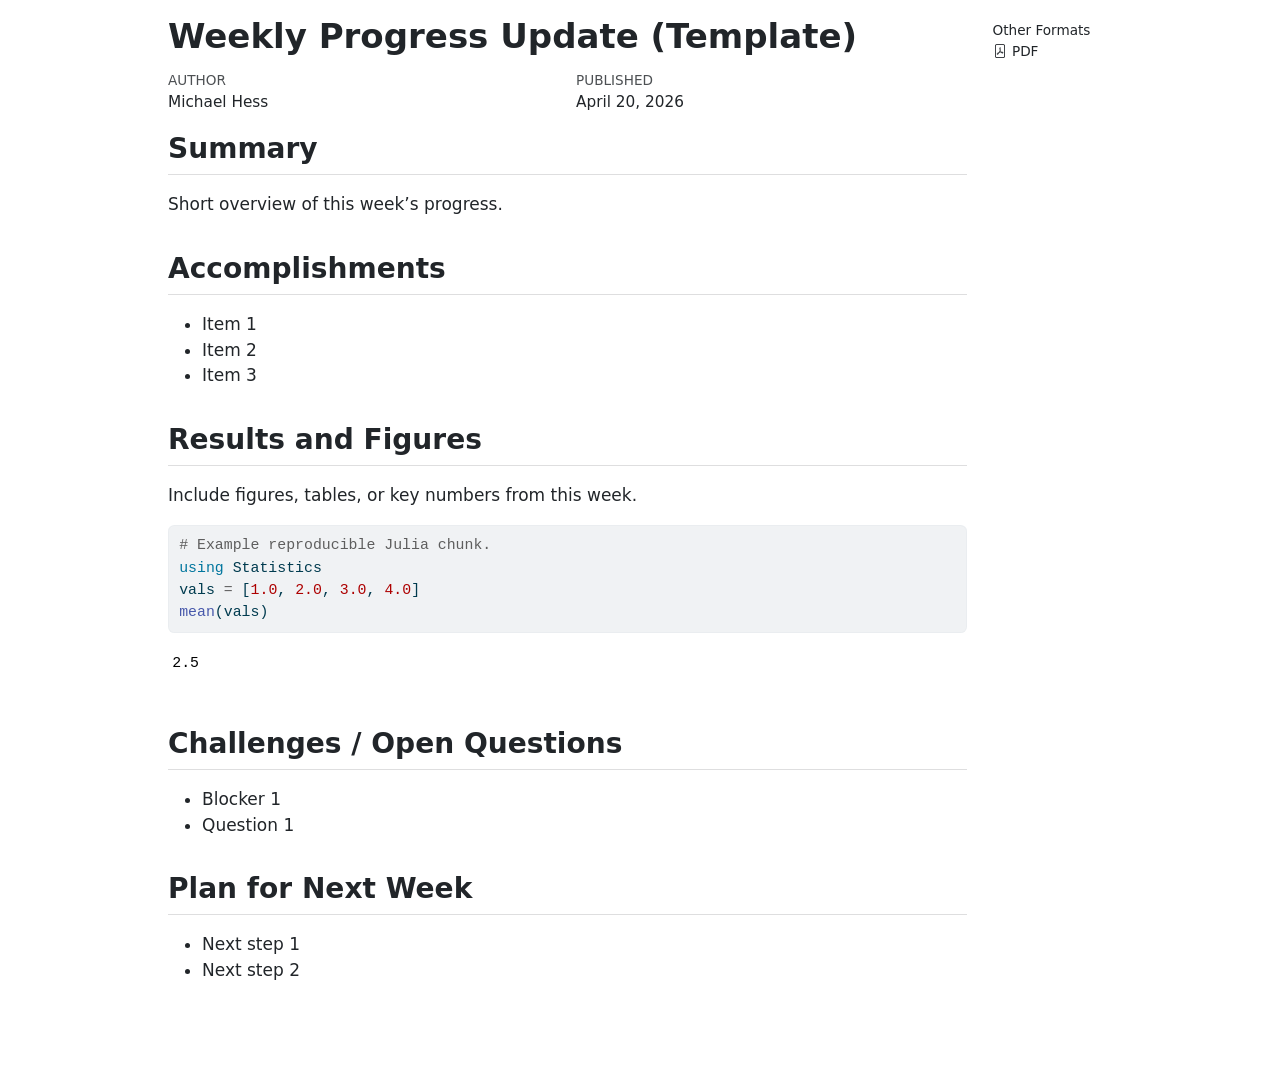
<file: weekly_updates/TEMPLATE.html>
<!DOCTYPE html>
<html xmlns="http://www.w3.org/1999/xhtml" lang="en" xml:lang="en"><head>

<meta charset="utf-8">
<meta name="generator" content="quarto-1.8.26">

<meta name="viewport" content="width=device-width, initial-scale=1.0, user-scalable=yes">

<meta name="author" content="Michael Hess">
<meta name="dcterms.date" content="2026-04-20">

<title>Weekly Progress Update (Template)</title>
<style>
code{white-space: pre-wrap;}
span.smallcaps{font-variant: small-caps;}
div.columns{display: flex; gap: min(4vw, 1.5em);}
div.column{flex: auto; overflow-x: auto;}
div.hanging-indent{margin-left: 1.5em; text-indent: -1.5em;}
ul.task-list{list-style: none;}
ul.task-list li input[type="checkbox"] {
  width: 0.8em;
  margin: 0 0.8em 0.2em -1em; /* quarto-specific, see https://github.com/quarto-dev/quarto-cli/issues/4556 */ 
  vertical-align: middle;
}
/* CSS for syntax highlighting */
html { -webkit-text-size-adjust: 100%; }
pre > code.sourceCode { white-space: pre; position: relative; }
pre > code.sourceCode > span { display: inline-block; line-height: 1.25; }
pre > code.sourceCode > span:empty { height: 1.2em; }
.sourceCode { overflow: visible; }
code.sourceCode > span { color: inherit; text-decoration: inherit; }
div.sourceCode { margin: 1em 0; }
pre.sourceCode { margin: 0; }
@media screen {
div.sourceCode { overflow: auto; }
}
@media print {
pre > code.sourceCode { white-space: pre-wrap; }
pre > code.sourceCode > span { text-indent: -5em; padding-left: 5em; }
}
pre.numberSource code
  { counter-reset: source-line 0; }
pre.numberSource code > span
  { position: relative; left: -4em; counter-increment: source-line; }
pre.numberSource code > span > a:first-child::before
  { content: counter(source-line);
    position: relative; left: -1em; text-align: right; vertical-align: baseline;
    border: none; display: inline-block;
    -webkit-touch-callout: none; -webkit-user-select: none;
    -khtml-user-select: none; -moz-user-select: none;
    -ms-user-select: none; user-select: none;
    padding: 0 4px; width: 4em;
  }
pre.numberSource { margin-left: 3em;  padding-left: 4px; }
div.sourceCode
  {   }
@media screen {
pre > code.sourceCode > span > a:first-child::before { text-decoration: underline; }
}
</style>


<script src="TEMPLATE_files/libs/clipboard/clipboard.min.js"></script>
<script src="TEMPLATE_files/libs/quarto-html/quarto.js" type="module"></script>
<script src="TEMPLATE_files/libs/quarto-html/tabsets/tabsets.js" type="module"></script>
<script src="TEMPLATE_files/libs/quarto-html/axe/axe-check.js" type="module"></script>
<script src="TEMPLATE_files/libs/quarto-html/popper.min.js"></script>
<script src="TEMPLATE_files/libs/quarto-html/tippy.umd.min.js"></script>
<script src="TEMPLATE_files/libs/quarto-html/anchor.min.js"></script>
<link href="TEMPLATE_files/libs/quarto-html/tippy.css" rel="stylesheet">
<link href="TEMPLATE_files/libs/quarto-html/quarto-syntax-highlighting-587c61ba64f3a5504c4d52d930310e48.css" rel="stylesheet" id="quarto-text-highlighting-styles">
<script src="TEMPLATE_files/libs/bootstrap/bootstrap.min.js"></script>
<link href="TEMPLATE_files/libs/bootstrap/bootstrap-icons.css" rel="stylesheet">
<link href="TEMPLATE_files/libs/bootstrap/bootstrap-724607f1d334536289c40306f49215af.min.css" rel="stylesheet" append-hash="true" id="quarto-bootstrap" data-mode="light">


</head>

<body class="quarto-light">

<div id="quarto-content" class="page-columns page-rows-contents page-layout-article">
<div id="quarto-margin-sidebar" class="sidebar margin-sidebar">
<div class="quarto-alternate-formats"><h2>Other Formats</h2><ul><li><a href="TEMPLATE.pdf"><i class="bi bi-file-pdf"></i>PDF</a></li></ul></div></div>
<main class="content" id="quarto-document-content">

<header id="title-block-header" class="quarto-title-block default">
<div class="quarto-title">
<h1 class="title">Weekly Progress Update (Template)</h1>
</div>



<div class="quarto-title-meta">

    <div>
    <div class="quarto-title-meta-heading">Author</div>
    <div class="quarto-title-meta-contents">
             <p>Michael Hess </p>
          </div>
  </div>
    
    <div>
    <div class="quarto-title-meta-heading">Published</div>
    <div class="quarto-title-meta-contents">
      <p class="date">April 20, 2026</p>
    </div>
  </div>
  
    
  </div>
  


</header>


<section id="summary" class="level2">
<h2 class="anchored" data-anchor-id="summary">Summary</h2>
<p>Short overview of this week’s progress.</p>
</section>
<section id="accomplishments" class="level2">
<h2 class="anchored" data-anchor-id="accomplishments">Accomplishments</h2>
<ul>
<li>Item 1</li>
<li>Item 2</li>
<li>Item 3</li>
</ul>
</section>
<section id="results-and-figures" class="level2">
<h2 class="anchored" data-anchor-id="results-and-figures">Results and Figures</h2>
<p>Include figures, tables, or key numbers from this week.</p>
<div id="17aa8122" class="cell" data-execution_count="1">
<div class="code-copy-outer-scaffold"><div class="sourceCode cell-code" id="cb1"><pre class="sourceCode julia code-with-copy"><code class="sourceCode julia"><span id="cb1-1"><a href="#cb1-1" aria-hidden="true" tabindex="-1"></a><span class="co"># Example reproducible Julia chunk.</span></span>
<span id="cb1-2"><a href="#cb1-2" aria-hidden="true" tabindex="-1"></a><span class="im">using</span> <span class="bu">Statistics</span></span>
<span id="cb1-3"><a href="#cb1-3" aria-hidden="true" tabindex="-1"></a>vals <span class="op">=</span> [<span class="fl">1.0</span>, <span class="fl">2.0</span>, <span class="fl">3.0</span>, <span class="fl">4.0</span>]</span>
<span id="cb1-4"><a href="#cb1-4" aria-hidden="true" tabindex="-1"></a><span class="fu">mean</span>(vals)</span></code></pre></div><button title="Copy to Clipboard" class="code-copy-button"><i class="bi"></i></button></div>
<div class="cell-output cell-output-display" data-execution_count="2">
<pre><code>2.5</code></pre>
</div>
</div>
</section>
<section id="challenges-open-questions" class="level2">
<h2 class="anchored" data-anchor-id="challenges-open-questions">Challenges / Open Questions</h2>
<ul>
<li>Blocker 1</li>
<li>Question 1</li>
</ul>
</section>
<section id="plan-for-next-week" class="level2">
<h2 class="anchored" data-anchor-id="plan-for-next-week">Plan for Next Week</h2>
<ul>
<li>Next step 1</li>
<li>Next step 2</li>
</ul>
</section>

</main>
<!-- /main column -->
<script id="quarto-html-after-body" type="application/javascript">
  window.document.addEventListener("DOMContentLoaded", function (event) {
    const icon = "";
    const anchorJS = new window.AnchorJS();
    anchorJS.options = {
      placement: 'right',
      icon: icon
    };
    anchorJS.add('.anchored');
    const isCodeAnnotation = (el) => {
      for (const clz of el.classList) {
        if (clz.startsWith('code-annotation-')) {                     
          return true;
        }
      }
      return false;
    }
    const onCopySuccess = function(e) {
      // button target
      const button = e.trigger;
      // don't keep focus
      button.blur();
      // flash "checked"
      button.classList.add('code-copy-button-checked');
      var currentTitle = button.getAttribute("title");
      button.setAttribute("title", "Copied!");
      let tooltip;
      if (window.bootstrap) {
        button.setAttribute("data-bs-toggle", "tooltip");
        button.setAttribute("data-bs-placement", "left");
        button.setAttribute("data-bs-title", "Copied!");
        tooltip = new bootstrap.Tooltip(button, 
          { trigger: "manual", 
            customClass: "code-copy-button-tooltip",
            offset: [0, -8]});
        tooltip.show();    
      }
      setTimeout(function() {
        if (tooltip) {
          tooltip.hide();
          button.removeAttribute("data-bs-title");
          button.removeAttribute("data-bs-toggle");
          button.removeAttribute("data-bs-placement");
        }
        button.setAttribute("title", currentTitle);
        button.classList.remove('code-copy-button-checked');
      }, 1000);
      // clear code selection
      e.clearSelection();
    }
    const getTextToCopy = function(trigger) {
      const outerScaffold = trigger.parentElement.cloneNode(true);
      const codeEl = outerScaffold.querySelector('code');
      for (const childEl of codeEl.children) {
        if (isCodeAnnotation(childEl)) {
          childEl.remove();
        }
      }
      return codeEl.innerText;
    }
    const clipboard = new window.ClipboardJS('.code-copy-button:not([data-in-quarto-modal])', {
      text: getTextToCopy
    });
    clipboard.on('success', onCopySuccess);
    if (window.document.getElementById('quarto-embedded-source-code-modal')) {
      const clipboardModal = new window.ClipboardJS('.code-copy-button[data-in-quarto-modal]', {
        text: getTextToCopy,
        container: window.document.getElementById('quarto-embedded-source-code-modal')
      });
      clipboardModal.on('success', onCopySuccess);
    }
      var localhostRegex = new RegExp(/^(?:http|https):\/\/localhost\:?[0-9]*\//);
      var mailtoRegex = new RegExp(/^mailto:/);
        var filterRegex = new RegExp('/' + window.location.host + '/');
      var isInternal = (href) => {
          return filterRegex.test(href) || localhostRegex.test(href) || mailtoRegex.test(href);
      }
      // Inspect non-navigation links and adorn them if external
     var links = window.document.querySelectorAll('a[href]:not(.nav-link):not(.navbar-brand):not(.toc-action):not(.sidebar-link):not(.sidebar-item-toggle):not(.pagination-link):not(.no-external):not([aria-hidden]):not(.dropdown-item):not(.quarto-navigation-tool):not(.about-link)');
      for (var i=0; i<links.length; i++) {
        const link = links[i];
        if (!isInternal(link.href)) {
          // undo the damage that might have been done by quarto-nav.js in the case of
          // links that we want to consider external
          if (link.dataset.originalHref !== undefined) {
            link.href = link.dataset.originalHref;
          }
        }
      }
    function tippyHover(el, contentFn, onTriggerFn, onUntriggerFn) {
      const config = {
        allowHTML: true,
        maxWidth: 500,
        delay: 100,
        arrow: false,
        appendTo: function(el) {
            return el.parentElement;
        },
        interactive: true,
        interactiveBorder: 10,
        theme: 'quarto',
        placement: 'bottom-start',
      };
      if (contentFn) {
        config.content = contentFn;
      }
      if (onTriggerFn) {
        config.onTrigger = onTriggerFn;
      }
      if (onUntriggerFn) {
        config.onUntrigger = onUntriggerFn;
      }
      window.tippy(el, config); 
    }
    const noterefs = window.document.querySelectorAll('a[role="doc-noteref"]');
    for (var i=0; i<noterefs.length; i++) {
      const ref = noterefs[i];
      tippyHover(ref, function() {
        // use id or data attribute instead here
        let href = ref.getAttribute('data-footnote-href') || ref.getAttribute('href');
        try { href = new URL(href).hash; } catch {}
        const id = href.replace(/^#\/?/, "");
        const note = window.document.getElementById(id);
        if (note) {
          return note.innerHTML;
        } else {
          return "";
        }
      });
    }
    const xrefs = window.document.querySelectorAll('a.quarto-xref');
    const processXRef = (id, note) => {
      // Strip column container classes
      const stripColumnClz = (el) => {
        el.classList.remove("page-full", "page-columns");
        if (el.children) {
          for (const child of el.children) {
            stripColumnClz(child);
          }
        }
      }
      stripColumnClz(note)
      if (id === null || id.startsWith('sec-')) {
        // Special case sections, only their first couple elements
        const container = document.createElement("div");
        if (note.children && note.children.length > 2) {
          container.appendChild(note.children[0].cloneNode(true));
          for (let i = 1; i < note.children.length; i++) {
            const child = note.children[i];
            if (child.tagName === "P" && child.innerText === "") {
              continue;
            } else {
              container.appendChild(child.cloneNode(true));
              break;
            }
          }
          if (window.Quarto?.typesetMath) {
            window.Quarto.typesetMath(container);
          }
          return container.innerHTML
        } else {
          if (window.Quarto?.typesetMath) {
            window.Quarto.typesetMath(note);
          }
          return note.innerHTML;
        }
      } else {
        // Remove any anchor links if they are present
        const anchorLink = note.querySelector('a.anchorjs-link');
        if (anchorLink) {
          anchorLink.remove();
        }
        if (window.Quarto?.typesetMath) {
          window.Quarto.typesetMath(note);
        }
        if (note.classList.contains("callout")) {
          return note.outerHTML;
        } else {
          return note.innerHTML;
        }
      }
    }
    for (var i=0; i<xrefs.length; i++) {
      const xref = xrefs[i];
      tippyHover(xref, undefined, function(instance) {
        instance.disable();
        let url = xref.getAttribute('href');
        let hash = undefined; 
        if (url.startsWith('#')) {
          hash = url;
        } else {
          try { hash = new URL(url).hash; } catch {}
        }
        if (hash) {
          const id = hash.replace(/^#\/?/, "");
          const note = window.document.getElementById(id);
          if (note !== null) {
            try {
              const html = processXRef(id, note.cloneNode(true));
              instance.setContent(html);
            } finally {
              instance.enable();
              instance.show();
            }
          } else {
            // See if we can fetch this
            fetch(url.split('#')[0])
            .then(res => res.text())
            .then(html => {
              const parser = new DOMParser();
              const htmlDoc = parser.parseFromString(html, "text/html");
              const note = htmlDoc.getElementById(id);
              if (note !== null) {
                const html = processXRef(id, note);
                instance.setContent(html);
              } 
            }).finally(() => {
              instance.enable();
              instance.show();
            });
          }
        } else {
          // See if we can fetch a full url (with no hash to target)
          // This is a special case and we should probably do some content thinning / targeting
          fetch(url)
          .then(res => res.text())
          .then(html => {
            const parser = new DOMParser();
            const htmlDoc = parser.parseFromString(html, "text/html");
            const note = htmlDoc.querySelector('main.content');
            if (note !== null) {
              // This should only happen for chapter cross references
              // (since there is no id in the URL)
              // remove the first header
              if (note.children.length > 0 && note.children[0].tagName === "HEADER") {
                note.children[0].remove();
              }
              const html = processXRef(null, note);
              instance.setContent(html);
            } 
          }).finally(() => {
            instance.enable();
            instance.show();
          });
        }
      }, function(instance) {
      });
    }
        let selectedAnnoteEl;
        const selectorForAnnotation = ( cell, annotation) => {
          let cellAttr = 'data-code-cell="' + cell + '"';
          let lineAttr = 'data-code-annotation="' +  annotation + '"';
          const selector = 'span[' + cellAttr + '][' + lineAttr + ']';
          return selector;
        }
        const selectCodeLines = (annoteEl) => {
          const doc = window.document;
          const targetCell = annoteEl.getAttribute("data-target-cell");
          const targetAnnotation = annoteEl.getAttribute("data-target-annotation");
          const annoteSpan = window.document.querySelector(selectorForAnnotation(targetCell, targetAnnotation));
          const lines = annoteSpan.getAttribute("data-code-lines").split(",");
          const lineIds = lines.map((line) => {
            return targetCell + "-" + line;
          })
          let top = null;
          let height = null;
          let parent = null;
          if (lineIds.length > 0) {
              //compute the position of the single el (top and bottom and make a div)
              const el = window.document.getElementById(lineIds[0]);
              top = el.offsetTop;
              height = el.offsetHeight;
              parent = el.parentElement.parentElement;
            if (lineIds.length > 1) {
              const lastEl = window.document.getElementById(lineIds[lineIds.length - 1]);
              const bottom = lastEl.offsetTop + lastEl.offsetHeight;
              height = bottom - top;
            }
            if (top !== null && height !== null && parent !== null) {
              // cook up a div (if necessary) and position it 
              let div = window.document.getElementById("code-annotation-line-highlight");
              if (div === null) {
                div = window.document.createElement("div");
                div.setAttribute("id", "code-annotation-line-highlight");
                div.style.position = 'absolute';
                parent.appendChild(div);
              }
              div.style.top = top - 2 + "px";
              div.style.height = height + 4 + "px";
              div.style.left = 0;
              let gutterDiv = window.document.getElementById("code-annotation-line-highlight-gutter");
              if (gutterDiv === null) {
                gutterDiv = window.document.createElement("div");
                gutterDiv.setAttribute("id", "code-annotation-line-highlight-gutter");
                gutterDiv.style.position = 'absolute';
                const codeCell = window.document.getElementById(targetCell);
                const gutter = codeCell.querySelector('.code-annotation-gutter');
                gutter.appendChild(gutterDiv);
              }
              gutterDiv.style.top = top - 2 + "px";
              gutterDiv.style.height = height + 4 + "px";
            }
            selectedAnnoteEl = annoteEl;
          }
        };
        const unselectCodeLines = () => {
          const elementsIds = ["code-annotation-line-highlight", "code-annotation-line-highlight-gutter"];
          elementsIds.forEach((elId) => {
            const div = window.document.getElementById(elId);
            if (div) {
              div.remove();
            }
          });
          selectedAnnoteEl = undefined;
        };
          // Handle positioning of the toggle
      window.addEventListener(
        "resize",
        throttle(() => {
          elRect = undefined;
          if (selectedAnnoteEl) {
            selectCodeLines(selectedAnnoteEl);
          }
        }, 10)
      );
      function throttle(fn, ms) {
      let throttle = false;
      let timer;
        return (...args) => {
          if(!throttle) { // first call gets through
              fn.apply(this, args);
              throttle = true;
          } else { // all the others get throttled
              if(timer) clearTimeout(timer); // cancel #2
              timer = setTimeout(() => {
                fn.apply(this, args);
                timer = throttle = false;
              }, ms);
          }
        };
      }
        // Attach click handler to the DT
        const annoteDls = window.document.querySelectorAll('dt[data-target-cell]');
        for (const annoteDlNode of annoteDls) {
          annoteDlNode.addEventListener('click', (event) => {
            const clickedEl = event.target;
            if (clickedEl !== selectedAnnoteEl) {
              unselectCodeLines();
              const activeEl = window.document.querySelector('dt[data-target-cell].code-annotation-active');
              if (activeEl) {
                activeEl.classList.remove('code-annotation-active');
              }
              selectCodeLines(clickedEl);
              clickedEl.classList.add('code-annotation-active');
            } else {
              // Unselect the line
              unselectCodeLines();
              clickedEl.classList.remove('code-annotation-active');
            }
          });
        }
    const findCites = (el) => {
      const parentEl = el.parentElement;
      if (parentEl) {
        const cites = parentEl.dataset.cites;
        if (cites) {
          return {
            el,
            cites: cites.split(' ')
          };
        } else {
          return findCites(el.parentElement)
        }
      } else {
        return undefined;
      }
    };
    var bibliorefs = window.document.querySelectorAll('a[role="doc-biblioref"]');
    for (var i=0; i<bibliorefs.length; i++) {
      const ref = bibliorefs[i];
      const citeInfo = findCites(ref);
      if (citeInfo) {
        tippyHover(citeInfo.el, function() {
          var popup = window.document.createElement('div');
          citeInfo.cites.forEach(function(cite) {
            var citeDiv = window.document.createElement('div');
            citeDiv.classList.add('hanging-indent');
            citeDiv.classList.add('csl-entry');
            var biblioDiv = window.document.getElementById('ref-' + cite);
            if (biblioDiv) {
              citeDiv.innerHTML = biblioDiv.innerHTML;
            }
            popup.appendChild(citeDiv);
          });
          return popup.innerHTML;
        });
      }
    }
  });
  </script>
</div> <!-- /content -->




</body></html>
</file>
<file: weekly_updates/2026_04_20_Updates_files/libs/quarto-html/tippy.css>
.tippy-box[data-animation=fade][data-state=hidden]{opacity:0}[data-tippy-root]{max-width:calc(100vw - 10px)}.tippy-box{position:relative;background-color:#333;color:#fff;border-radius:4px;font-size:14px;line-height:1.4;white-space:normal;outline:0;transition-property:transform,visibility,opacity}.tippy-box[data-placement^=top]>.tippy-arrow{bottom:0}.tippy-box[data-placement^=top]>.tippy-arrow:before{bottom:-7px;left:0;border-width:8px 8px 0;border-top-color:initial;transform-origin:center top}.tippy-box[data-placement^=bottom]>.tippy-arrow{top:0}.tippy-box[data-placement^=bottom]>.tippy-arrow:before{top:-7px;left:0;border-width:0 8px 8px;border-bottom-color:initial;transform-origin:center bottom}.tippy-box[data-placement^=left]>.tippy-arrow{right:0}.tippy-box[data-placement^=left]>.tippy-arrow:before{border-width:8px 0 8px 8px;border-left-color:initial;right:-7px;transform-origin:center left}.tippy-box[data-placement^=right]>.tippy-arrow{left:0}.tippy-box[data-placement^=right]>.tippy-arrow:before{left:-7px;border-width:8px 8px 8px 0;border-right-color:initial;transform-origin:center right}.tippy-box[data-inertia][data-state=visible]{transition-timing-function:cubic-bezier(.54,1.5,.38,1.11)}.tippy-arrow{width:16px;height:16px;color:#333}.tippy-arrow:before{content:"";position:absolute;border-color:transparent;border-style:solid}.tippy-content{position:relative;padding:5px 9px;z-index:1}
</file>
<file: weekly_updates/2026_04_20_Updates_files/libs/quarto-html/quarto-syntax-highlighting-587c61ba64f3a5504c4d52d930310e48.css>
/* quarto syntax highlight colors */
:root {
  --quarto-hl-ot-color: #003B4F;
  --quarto-hl-at-color: #657422;
  --quarto-hl-ss-color: #20794D;
  --quarto-hl-an-color: #5E5E5E;
  --quarto-hl-fu-color: #4758AB;
  --quarto-hl-st-color: #20794D;
  --quarto-hl-cf-color: #003B4F;
  --quarto-hl-op-color: #5E5E5E;
  --quarto-hl-er-color: #AD0000;
  --quarto-hl-bn-color: #AD0000;
  --quarto-hl-al-color: #AD0000;
  --quarto-hl-va-color: #111111;
  --quarto-hl-bu-color: inherit;
  --quarto-hl-ex-color: inherit;
  --quarto-hl-pp-color: #AD0000;
  --quarto-hl-in-color: #5E5E5E;
  --quarto-hl-vs-color: #20794D;
  --quarto-hl-wa-color: #5E5E5E;
  --quarto-hl-do-color: #5E5E5E;
  --quarto-hl-im-color: #00769E;
  --quarto-hl-ch-color: #20794D;
  --quarto-hl-dt-color: #AD0000;
  --quarto-hl-fl-color: #AD0000;
  --quarto-hl-co-color: #5E5E5E;
  --quarto-hl-cv-color: #5E5E5E;
  --quarto-hl-cn-color: #8f5902;
  --quarto-hl-sc-color: #5E5E5E;
  --quarto-hl-dv-color: #AD0000;
  --quarto-hl-kw-color: #003B4F;
}

/* other quarto variables */
:root {
  --quarto-font-monospace: SFMono-Regular, Menlo, Monaco, Consolas, "Liberation Mono", "Courier New", monospace;
}

/* syntax highlight based on Pandoc's rules */
pre > code.sourceCode > span {
  color: #003B4F;
}

code.sourceCode > span {
  color: #003B4F;
}

div.sourceCode,
div.sourceCode pre.sourceCode {
  color: #003B4F;
}

/* Normal */
code span {
  color: #003B4F;
}

/* Alert */
code span.al {
  color: #AD0000;
  font-style: inherit;
}

/* Annotation */
code span.an {
  color: #5E5E5E;
  font-style: inherit;
}

/* Attribute */
code span.at {
  color: #657422;
  font-style: inherit;
}

/* BaseN */
code span.bn {
  color: #AD0000;
  font-style: inherit;
}

/* BuiltIn */
code span.bu {
  font-style: inherit;
}

/* ControlFlow */
code span.cf {
  color: #003B4F;
  font-weight: bold;
  font-style: inherit;
}

/* Char */
code span.ch {
  color: #20794D;
  font-style: inherit;
}

/* Constant */
code span.cn {
  color: #8f5902;
  font-style: inherit;
}

/* Comment */
code span.co {
  color: #5E5E5E;
  font-style: inherit;
}

/* CommentVar */
code span.cv {
  color: #5E5E5E;
  font-style: italic;
}

/* Documentation */
code span.do {
  color: #5E5E5E;
  font-style: italic;
}

/* DataType */
code span.dt {
  color: #AD0000;
  font-style: inherit;
}

/* DecVal */
code span.dv {
  color: #AD0000;
  font-style: inherit;
}

/* Error */
code span.er {
  color: #AD0000;
  font-style: inherit;
}

/* Extension */
code span.ex {
  font-style: inherit;
}

/* Float */
code span.fl {
  color: #AD0000;
  font-style: inherit;
}

/* Function */
code span.fu {
  color: #4758AB;
  font-style: inherit;
}

/* Import */
code span.im {
  color: #00769E;
  font-style: inherit;
}

/* Information */
code span.in {
  color: #5E5E5E;
  font-style: inherit;
}

/* Keyword */
code span.kw {
  color: #003B4F;
  font-weight: bold;
  font-style: inherit;
}

/* Operator */
code span.op {
  color: #5E5E5E;
  font-style: inherit;
}

/* Other */
code span.ot {
  color: #003B4F;
  font-style: inherit;
}

/* Preprocessor */
code span.pp {
  color: #AD0000;
  font-style: inherit;
}

/* SpecialChar */
code span.sc {
  color: #5E5E5E;
  font-style: inherit;
}

/* SpecialString */
code span.ss {
  color: #20794D;
  font-style: inherit;
}

/* String */
code span.st {
  color: #20794D;
  font-style: inherit;
}

/* Variable */
code span.va {
  color: #111111;
  font-style: inherit;
}

/* VerbatimString */
code span.vs {
  color: #20794D;
  font-style: inherit;
}

/* Warning */
code span.wa {
  color: #5E5E5E;
  font-style: italic;
}

.prevent-inlining {
  content: "</";
}

/*# sourceMappingURL=2dce1cc6c82594539e1579de68416b47.css.map */
</file>
<file: weekly_updates/2026_05_01_Updates_files/libs/quarto-html/tippy.css>
.tippy-box[data-animation=fade][data-state=hidden]{opacity:0}[data-tippy-root]{max-width:calc(100vw - 10px)}.tippy-box{position:relative;background-color:#333;color:#fff;border-radius:4px;font-size:14px;line-height:1.4;white-space:normal;outline:0;transition-property:transform,visibility,opacity}.tippy-box[data-placement^=top]>.tippy-arrow{bottom:0}.tippy-box[data-placement^=top]>.tippy-arrow:before{bottom:-7px;left:0;border-width:8px 8px 0;border-top-color:initial;transform-origin:center top}.tippy-box[data-placement^=bottom]>.tippy-arrow{top:0}.tippy-box[data-placement^=bottom]>.tippy-arrow:before{top:-7px;left:0;border-width:0 8px 8px;border-bottom-color:initial;transform-origin:center bottom}.tippy-box[data-placement^=left]>.tippy-arrow{right:0}.tippy-box[data-placement^=left]>.tippy-arrow:before{border-width:8px 0 8px 8px;border-left-color:initial;right:-7px;transform-origin:center left}.tippy-box[data-placement^=right]>.tippy-arrow{left:0}.tippy-box[data-placement^=right]>.tippy-arrow:before{left:-7px;border-width:8px 8px 8px 0;border-right-color:initial;transform-origin:center right}.tippy-box[data-inertia][data-state=visible]{transition-timing-function:cubic-bezier(.54,1.5,.38,1.11)}.tippy-arrow{width:16px;height:16px;color:#333}.tippy-arrow:before{content:"";position:absolute;border-color:transparent;border-style:solid}.tippy-content{position:relative;padding:5px 9px;z-index:1}
</file>
<file: weekly_updates/2026_05_01_Updates_files/libs/quarto-html/quarto-syntax-highlighting-587c61ba64f3a5504c4d52d930310e48.css>
/* quarto syntax highlight colors */
:root {
  --quarto-hl-ot-color: #003B4F;
  --quarto-hl-at-color: #657422;
  --quarto-hl-ss-color: #20794D;
  --quarto-hl-an-color: #5E5E5E;
  --quarto-hl-fu-color: #4758AB;
  --quarto-hl-st-color: #20794D;
  --quarto-hl-cf-color: #003B4F;
  --quarto-hl-op-color: #5E5E5E;
  --quarto-hl-er-color: #AD0000;
  --quarto-hl-bn-color: #AD0000;
  --quarto-hl-al-color: #AD0000;
  --quarto-hl-va-color: #111111;
  --quarto-hl-bu-color: inherit;
  --quarto-hl-ex-color: inherit;
  --quarto-hl-pp-color: #AD0000;
  --quarto-hl-in-color: #5E5E5E;
  --quarto-hl-vs-color: #20794D;
  --quarto-hl-wa-color: #5E5E5E;
  --quarto-hl-do-color: #5E5E5E;
  --quarto-hl-im-color: #00769E;
  --quarto-hl-ch-color: #20794D;
  --quarto-hl-dt-color: #AD0000;
  --quarto-hl-fl-color: #AD0000;
  --quarto-hl-co-color: #5E5E5E;
  --quarto-hl-cv-color: #5E5E5E;
  --quarto-hl-cn-color: #8f5902;
  --quarto-hl-sc-color: #5E5E5E;
  --quarto-hl-dv-color: #AD0000;
  --quarto-hl-kw-color: #003B4F;
}

/* other quarto variables */
:root {
  --quarto-font-monospace: SFMono-Regular, Menlo, Monaco, Consolas, "Liberation Mono", "Courier New", monospace;
}

/* syntax highlight based on Pandoc's rules */
pre > code.sourceCode > span {
  color: #003B4F;
}

code.sourceCode > span {
  color: #003B4F;
}

div.sourceCode,
div.sourceCode pre.sourceCode {
  color: #003B4F;
}

/* Normal */
code span {
  color: #003B4F;
}

/* Alert */
code span.al {
  color: #AD0000;
  font-style: inherit;
}

/* Annotation */
code span.an {
  color: #5E5E5E;
  font-style: inherit;
}

/* Attribute */
code span.at {
  color: #657422;
  font-style: inherit;
}

/* BaseN */
code span.bn {
  color: #AD0000;
  font-style: inherit;
}

/* BuiltIn */
code span.bu {
  font-style: inherit;
}

/* ControlFlow */
code span.cf {
  color: #003B4F;
  font-weight: bold;
  font-style: inherit;
}

/* Char */
code span.ch {
  color: #20794D;
  font-style: inherit;
}

/* Constant */
code span.cn {
  color: #8f5902;
  font-style: inherit;
}

/* Comment */
code span.co {
  color: #5E5E5E;
  font-style: inherit;
}

/* CommentVar */
code span.cv {
  color: #5E5E5E;
  font-style: italic;
}

/* Documentation */
code span.do {
  color: #5E5E5E;
  font-style: italic;
}

/* DataType */
code span.dt {
  color: #AD0000;
  font-style: inherit;
}

/* DecVal */
code span.dv {
  color: #AD0000;
  font-style: inherit;
}

/* Error */
code span.er {
  color: #AD0000;
  font-style: inherit;
}

/* Extension */
code span.ex {
  font-style: inherit;
}

/* Float */
code span.fl {
  color: #AD0000;
  font-style: inherit;
}

/* Function */
code span.fu {
  color: #4758AB;
  font-style: inherit;
}

/* Import */
code span.im {
  color: #00769E;
  font-style: inherit;
}

/* Information */
code span.in {
  color: #5E5E5E;
  font-style: inherit;
}

/* Keyword */
code span.kw {
  color: #003B4F;
  font-weight: bold;
  font-style: inherit;
}

/* Operator */
code span.op {
  color: #5E5E5E;
  font-style: inherit;
}

/* Other */
code span.ot {
  color: #003B4F;
  font-style: inherit;
}

/* Preprocessor */
code span.pp {
  color: #AD0000;
  font-style: inherit;
}

/* SpecialChar */
code span.sc {
  color: #5E5E5E;
  font-style: inherit;
}

/* SpecialString */
code span.ss {
  color: #20794D;
  font-style: inherit;
}

/* String */
code span.st {
  color: #20794D;
  font-style: inherit;
}

/* Variable */
code span.va {
  color: #111111;
  font-style: inherit;
}

/* VerbatimString */
code span.vs {
  color: #20794D;
  font-style: inherit;
}

/* Warning */
code span.wa {
  color: #5E5E5E;
  font-style: italic;
}

.prevent-inlining {
  content: "</";
}

/*# sourceMappingURL=2dce1cc6c82594539e1579de68416b47.css.map */
</file>
<file: weekly_updates/TEMPLATE_files/libs/quarto-html/tippy.css>
.tippy-box[data-animation=fade][data-state=hidden]{opacity:0}[data-tippy-root]{max-width:calc(100vw - 10px)}.tippy-box{position:relative;background-color:#333;color:#fff;border-radius:4px;font-size:14px;line-height:1.4;white-space:normal;outline:0;transition-property:transform,visibility,opacity}.tippy-box[data-placement^=top]>.tippy-arrow{bottom:0}.tippy-box[data-placement^=top]>.tippy-arrow:before{bottom:-7px;left:0;border-width:8px 8px 0;border-top-color:initial;transform-origin:center top}.tippy-box[data-placement^=bottom]>.tippy-arrow{top:0}.tippy-box[data-placement^=bottom]>.tippy-arrow:before{top:-7px;left:0;border-width:0 8px 8px;border-bottom-color:initial;transform-origin:center bottom}.tippy-box[data-placement^=left]>.tippy-arrow{right:0}.tippy-box[data-placement^=left]>.tippy-arrow:before{border-width:8px 0 8px 8px;border-left-color:initial;right:-7px;transform-origin:center left}.tippy-box[data-placement^=right]>.tippy-arrow{left:0}.tippy-box[data-placement^=right]>.tippy-arrow:before{left:-7px;border-width:8px 8px 8px 0;border-right-color:initial;transform-origin:center right}.tippy-box[data-inertia][data-state=visible]{transition-timing-function:cubic-bezier(.54,1.5,.38,1.11)}.tippy-arrow{width:16px;height:16px;color:#333}.tippy-arrow:before{content:"";position:absolute;border-color:transparent;border-style:solid}.tippy-content{position:relative;padding:5px 9px;z-index:1}
</file>
<file: weekly_updates/TEMPLATE_files/libs/quarto-html/quarto-syntax-highlighting-587c61ba64f3a5504c4d52d930310e48.css>
/* quarto syntax highlight colors */
:root {
  --quarto-hl-ot-color: #003B4F;
  --quarto-hl-at-color: #657422;
  --quarto-hl-ss-color: #20794D;
  --quarto-hl-an-color: #5E5E5E;
  --quarto-hl-fu-color: #4758AB;
  --quarto-hl-st-color: #20794D;
  --quarto-hl-cf-color: #003B4F;
  --quarto-hl-op-color: #5E5E5E;
  --quarto-hl-er-color: #AD0000;
  --quarto-hl-bn-color: #AD0000;
  --quarto-hl-al-color: #AD0000;
  --quarto-hl-va-color: #111111;
  --quarto-hl-bu-color: inherit;
  --quarto-hl-ex-color: inherit;
  --quarto-hl-pp-color: #AD0000;
  --quarto-hl-in-color: #5E5E5E;
  --quarto-hl-vs-color: #20794D;
  --quarto-hl-wa-color: #5E5E5E;
  --quarto-hl-do-color: #5E5E5E;
  --quarto-hl-im-color: #00769E;
  --quarto-hl-ch-color: #20794D;
  --quarto-hl-dt-color: #AD0000;
  --quarto-hl-fl-color: #AD0000;
  --quarto-hl-co-color: #5E5E5E;
  --quarto-hl-cv-color: #5E5E5E;
  --quarto-hl-cn-color: #8f5902;
  --quarto-hl-sc-color: #5E5E5E;
  --quarto-hl-dv-color: #AD0000;
  --quarto-hl-kw-color: #003B4F;
}

/* other quarto variables */
:root {
  --quarto-font-monospace: SFMono-Regular, Menlo, Monaco, Consolas, "Liberation Mono", "Courier New", monospace;
}

/* syntax highlight based on Pandoc's rules */
pre > code.sourceCode > span {
  color: #003B4F;
}

code.sourceCode > span {
  color: #003B4F;
}

div.sourceCode,
div.sourceCode pre.sourceCode {
  color: #003B4F;
}

/* Normal */
code span {
  color: #003B4F;
}

/* Alert */
code span.al {
  color: #AD0000;
  font-style: inherit;
}

/* Annotation */
code span.an {
  color: #5E5E5E;
  font-style: inherit;
}

/* Attribute */
code span.at {
  color: #657422;
  font-style: inherit;
}

/* BaseN */
code span.bn {
  color: #AD0000;
  font-style: inherit;
}

/* BuiltIn */
code span.bu {
  font-style: inherit;
}

/* ControlFlow */
code span.cf {
  color: #003B4F;
  font-weight: bold;
  font-style: inherit;
}

/* Char */
code span.ch {
  color: #20794D;
  font-style: inherit;
}

/* Constant */
code span.cn {
  color: #8f5902;
  font-style: inherit;
}

/* Comment */
code span.co {
  color: #5E5E5E;
  font-style: inherit;
}

/* CommentVar */
code span.cv {
  color: #5E5E5E;
  font-style: italic;
}

/* Documentation */
code span.do {
  color: #5E5E5E;
  font-style: italic;
}

/* DataType */
code span.dt {
  color: #AD0000;
  font-style: inherit;
}

/* DecVal */
code span.dv {
  color: #AD0000;
  font-style: inherit;
}

/* Error */
code span.er {
  color: #AD0000;
  font-style: inherit;
}

/* Extension */
code span.ex {
  font-style: inherit;
}

/* Float */
code span.fl {
  color: #AD0000;
  font-style: inherit;
}

/* Function */
code span.fu {
  color: #4758AB;
  font-style: inherit;
}

/* Import */
code span.im {
  color: #00769E;
  font-style: inherit;
}

/* Information */
code span.in {
  color: #5E5E5E;
  font-style: inherit;
}

/* Keyword */
code span.kw {
  color: #003B4F;
  font-weight: bold;
  font-style: inherit;
}

/* Operator */
code span.op {
  color: #5E5E5E;
  font-style: inherit;
}

/* Other */
code span.ot {
  color: #003B4F;
  font-style: inherit;
}

/* Preprocessor */
code span.pp {
  color: #AD0000;
  font-style: inherit;
}

/* SpecialChar */
code span.sc {
  color: #5E5E5E;
  font-style: inherit;
}

/* SpecialString */
code span.ss {
  color: #20794D;
  font-style: inherit;
}

/* String */
code span.st {
  color: #20794D;
  font-style: inherit;
}

/* Variable */
code span.va {
  color: #111111;
  font-style: inherit;
}

/* VerbatimString */
code span.vs {
  color: #20794D;
  font-style: inherit;
}

/* Warning */
code span.wa {
  color: #5E5E5E;
  font-style: italic;
}

.prevent-inlining {
  content: "</";
}

/*# sourceMappingURL=2dce1cc6c82594539e1579de68416b47.css.map */
</file>
